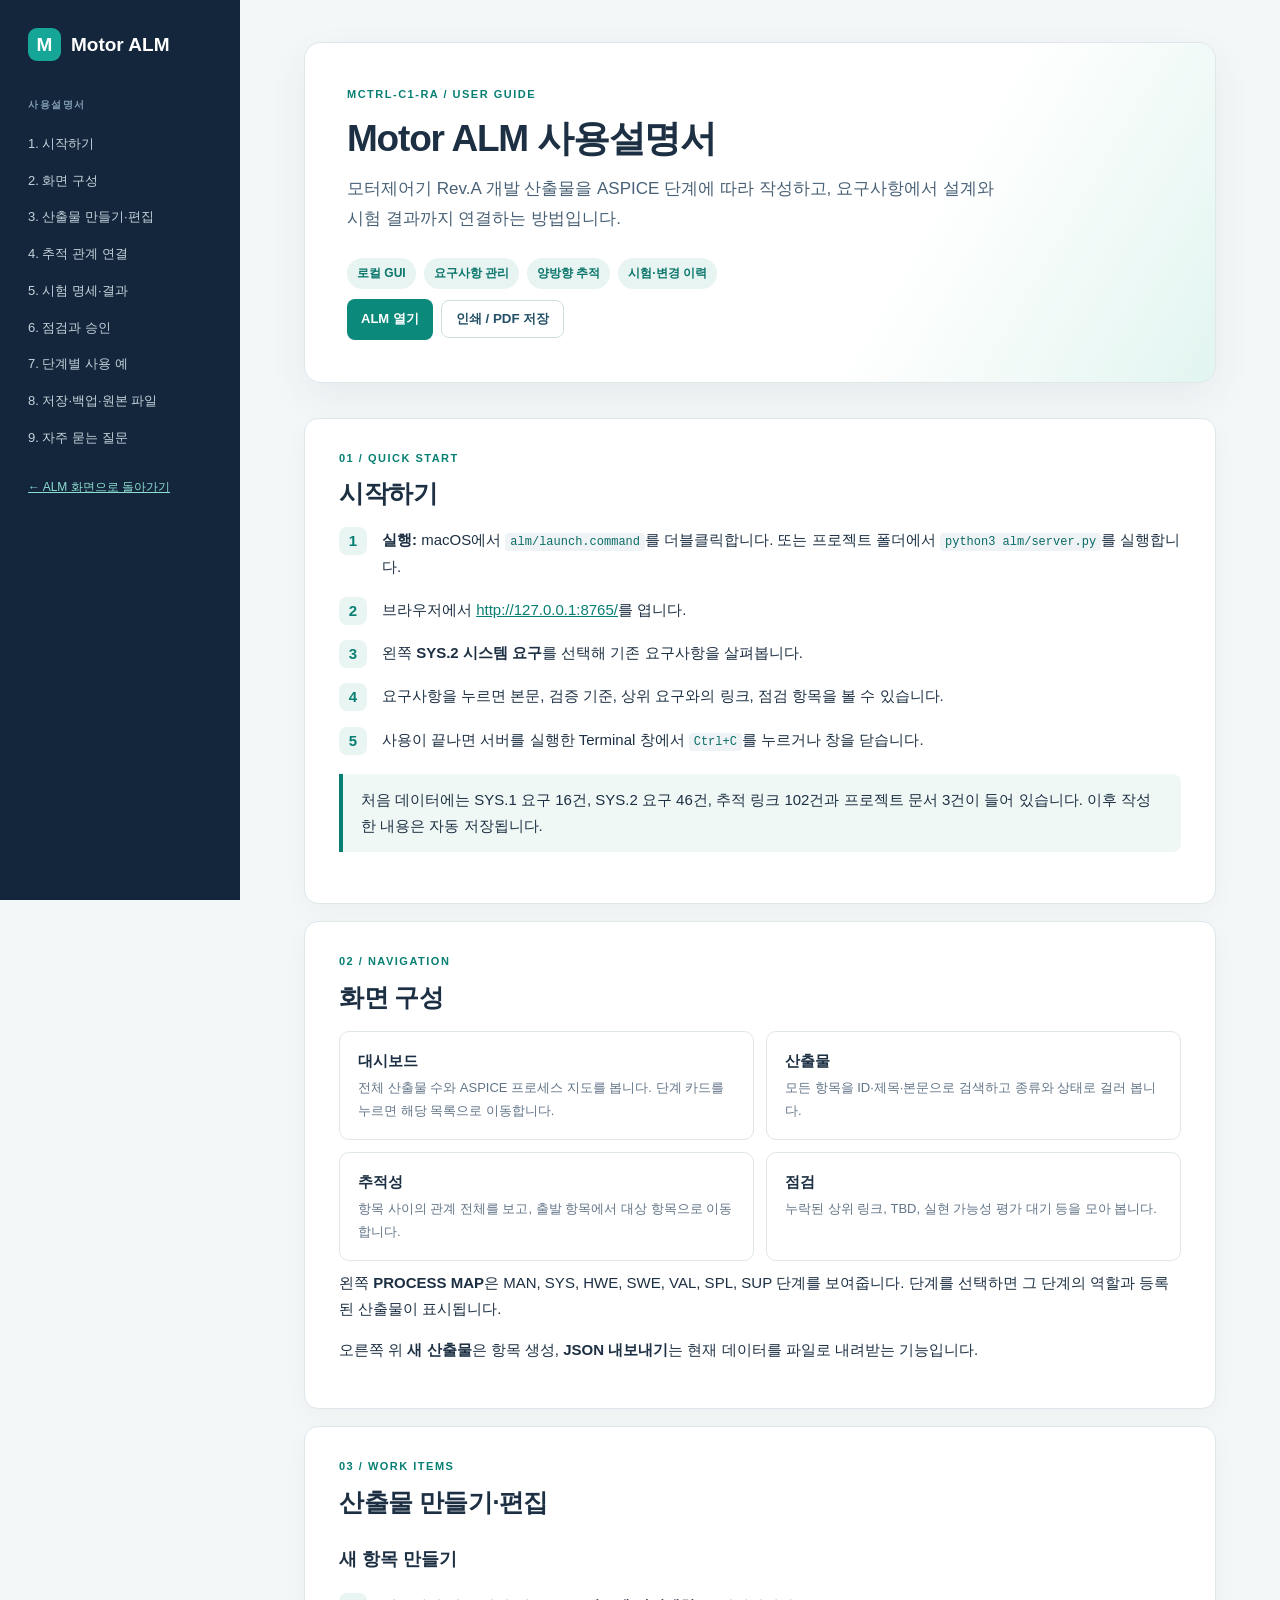
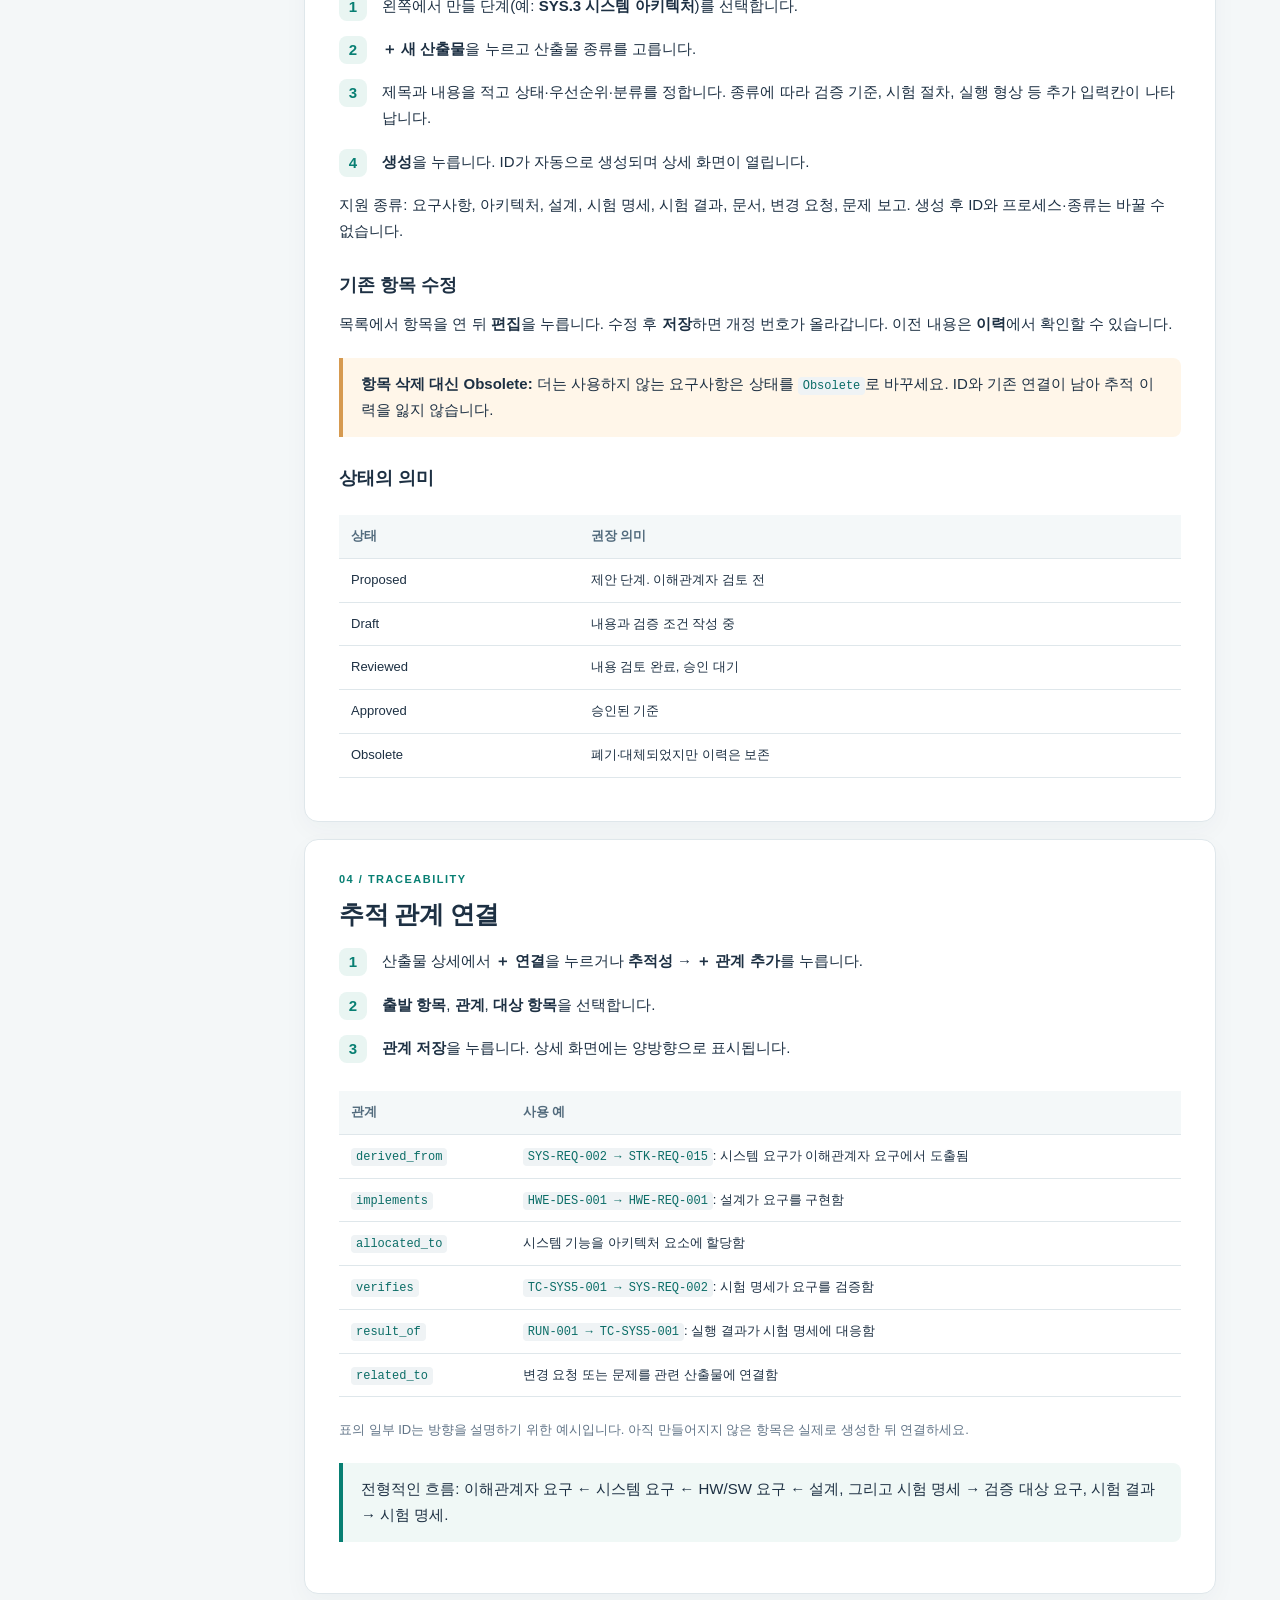
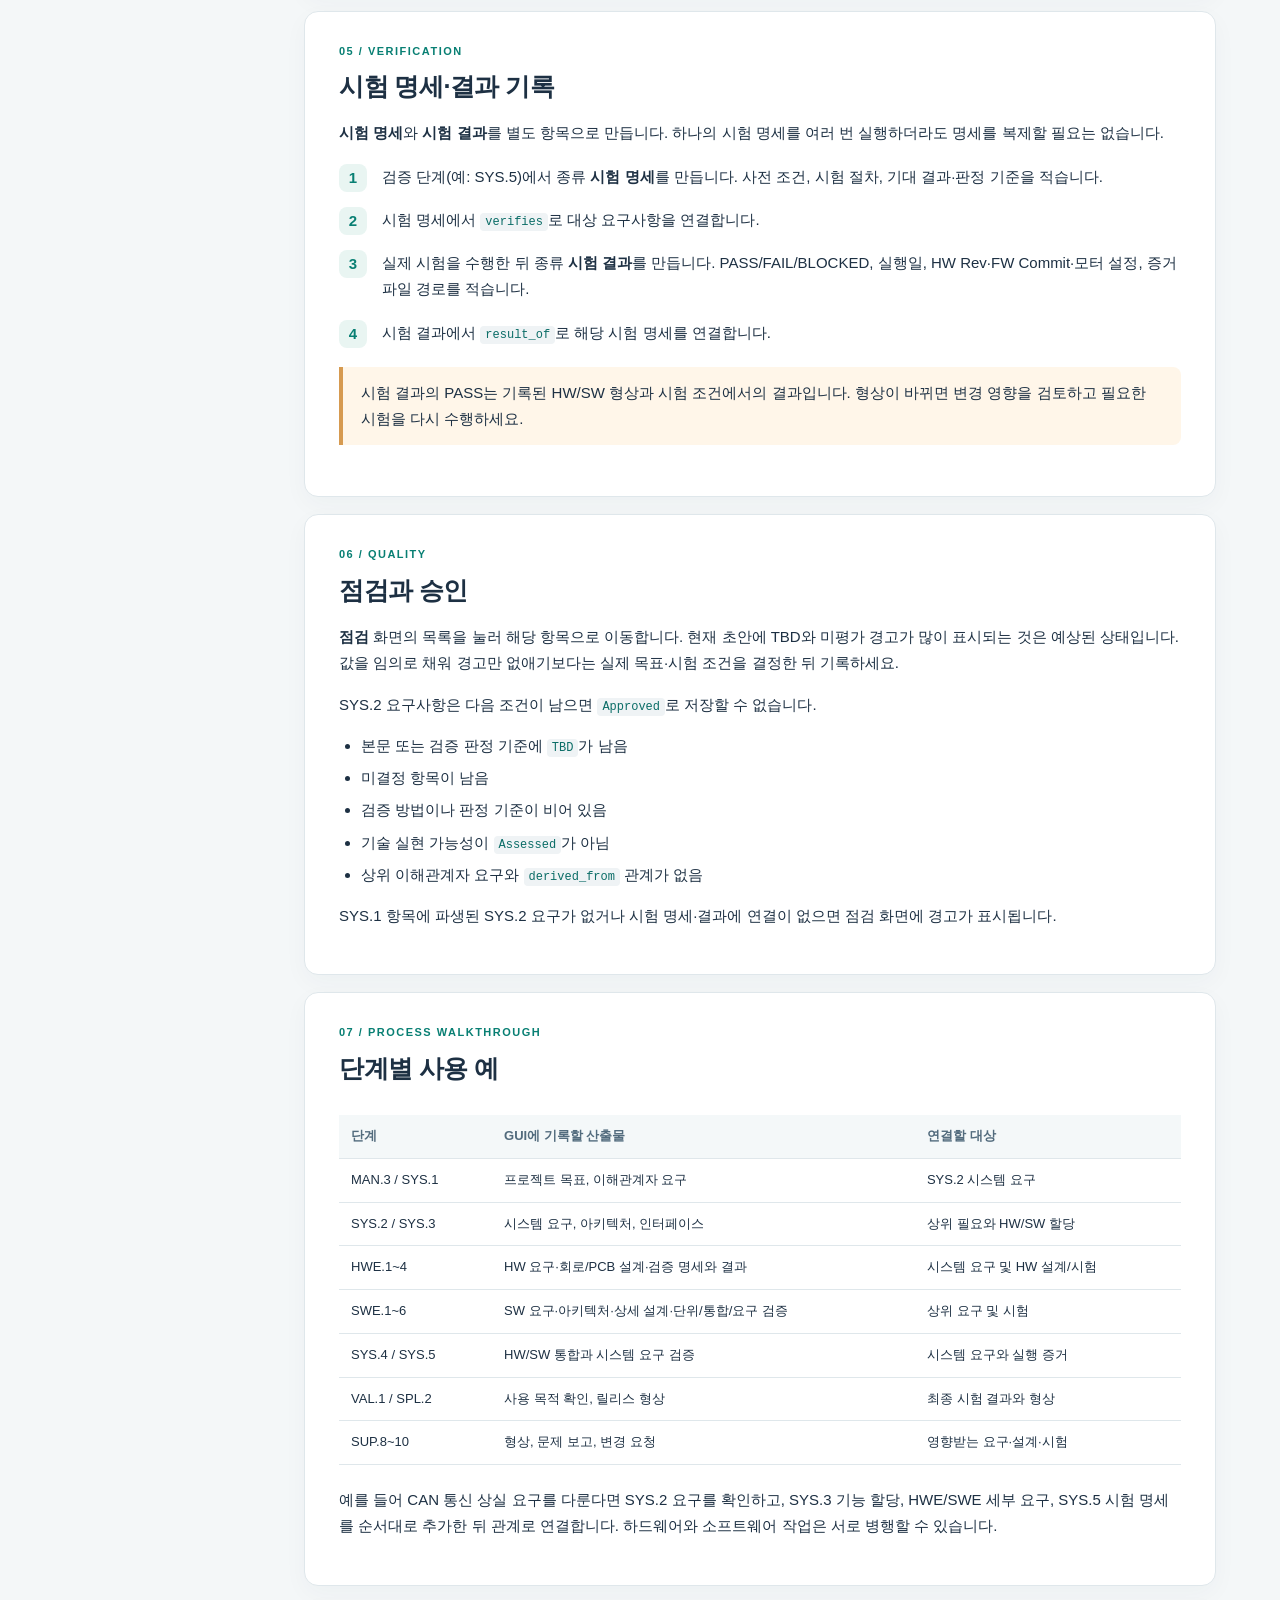
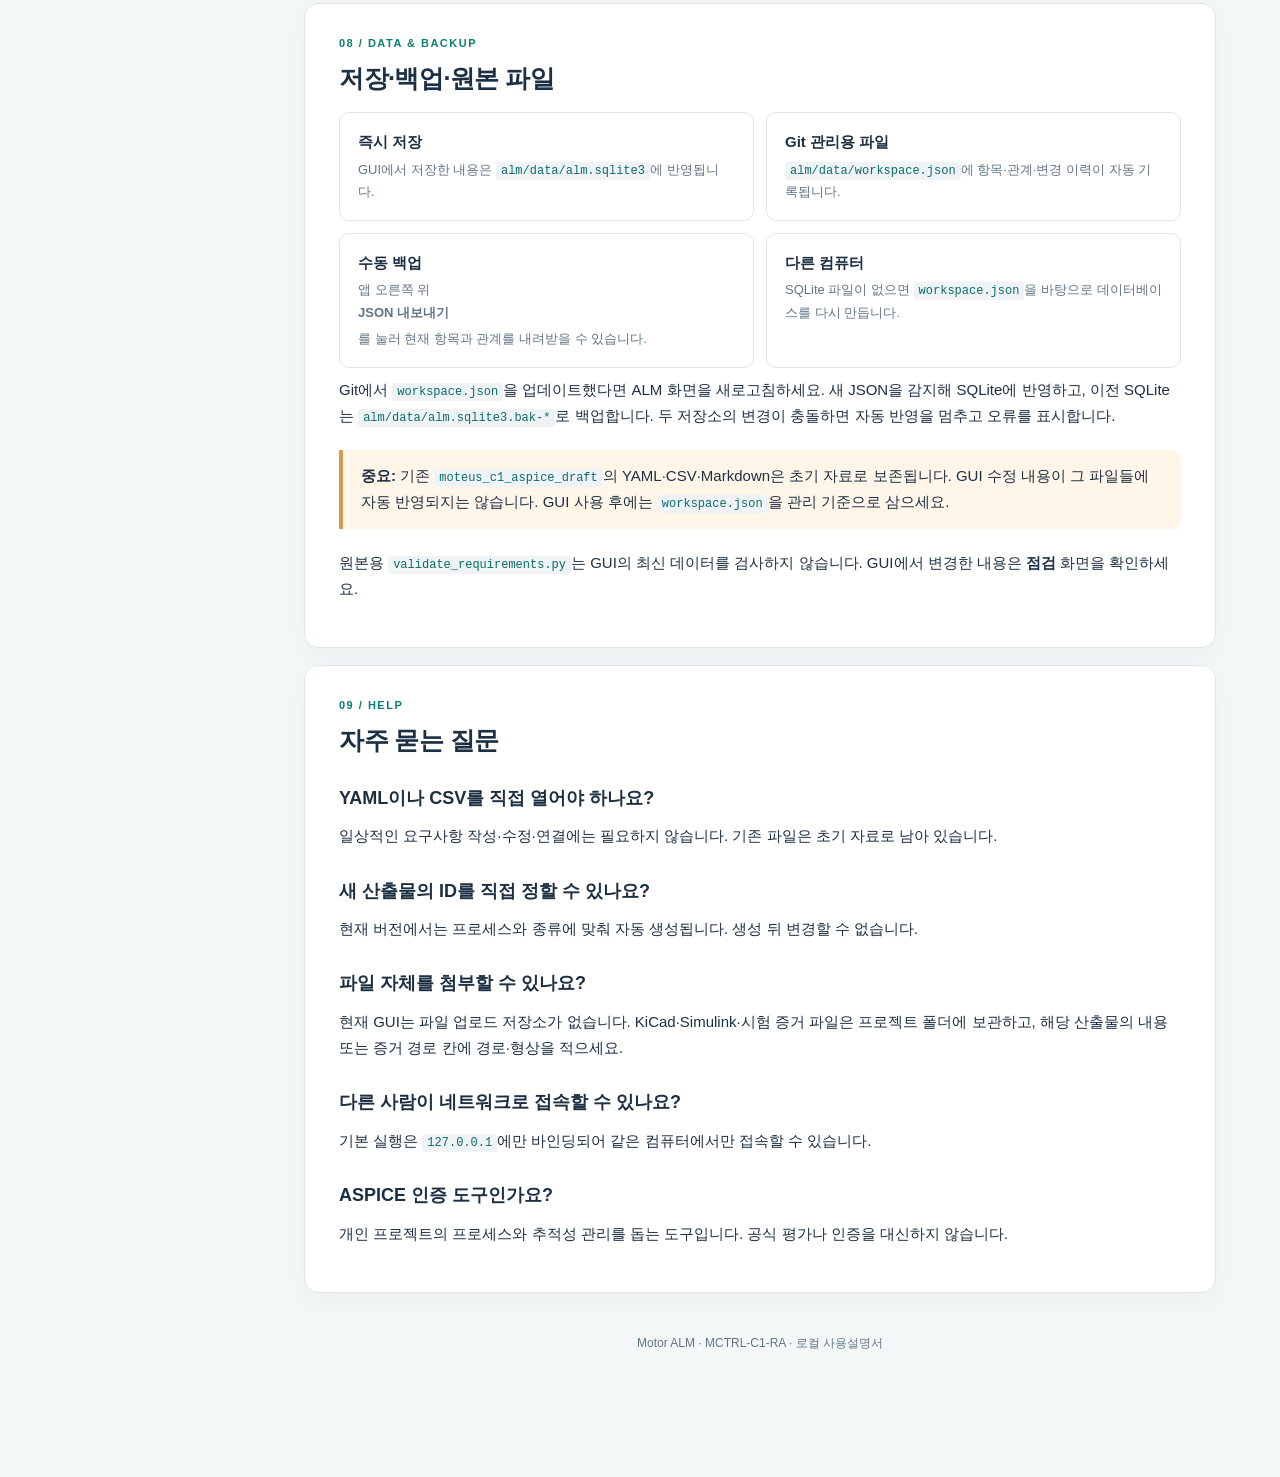
<file: alm/static/guide.html>
<!doctype html>
<html lang="ko">
<head>
  <meta charset="utf-8">
  <meta name="viewport" content="width=device-width, initial-scale=1">
  <title>Motor ALM 사용설명서</title>
  <style>
    :root{--navy:#14263b;--ink:#1d3043;--muted:#627588;--teal:#087f73;--line:#dfe7eb;--bg:#f4f7f8;--pale:#e9f5f2;--amber:#a96920}
    *{box-sizing:border-box}html{scroll-behavior:smooth}body{margin:0;background:var(--bg);color:var(--ink);font:15px/1.75 -apple-system,BlinkMacSystemFont,"Apple SD Gothic Neo","Malgun Gothic",sans-serif}
    a{color:var(--teal)}a:hover{text-decoration:none}.layout{display:grid;grid-template-columns:240px minmax(0,1fr);max-width:1450px;margin:auto;min-height:100vh}
    aside{background:var(--navy);color:#dbe7ed;padding:28px 18px;position:sticky;top:0;height:100vh;overflow:auto}.logo{display:flex;align-items:center;gap:10px;font-size:19px;font-weight:800;color:white;padding:0 10px 23px}.mark{display:grid;place-items:center;background:#16a697;border-radius:9px;width:33px;height:33px}.side-label{color:#819db1;font-size:10px;letter-spacing:1.5px;font-weight:800;padding:12px 10px}.side-nav a{display:block;color:#c4d3dc;text-decoration:none;padding:7px 10px;border-radius:7px;font-size:13px}.side-nav a:hover{background:#284059;color:white}.side-home{display:block;margin:20px 10px;color:#8cddd2!important;font-size:12px}.content{min-width:0;padding:42px clamp(20px,5vw,72px) 100px}.page{max-width:930px;margin:auto}.eyebrow{font-size:11px;color:var(--teal);font-weight:800;letter-spacing:1.5px}.cover{background:linear-gradient(120deg,#fff 65%,#e2f5f0);border:1px solid var(--line);border-radius:17px;padding:42px;margin-bottom:35px;box-shadow:0 15px 38px #1a3a5010}h1{font-size:37px;line-height:1.22;margin:12px 0 13px;letter-spacing:-1.2px}h2{font-size:25px;line-height:1.3;margin:0 0 18px;letter-spacing:-.5px}h3{font-size:18px;margin:26px 0 8px}p{margin:9px 0 15px}.lead{font-size:17px;color:#496176;max-width:650px}.chips{display:flex;gap:8px;flex-wrap:wrap;margin-top:24px}.chip{background:#e8f4f1;color:#0a756c;padding:5px 10px;border-radius:100px;font-size:12px;font-weight:700}.section{background:white;border:1px solid var(--line);border-radius:14px;padding:30px 34px;margin:17px 0;box-shadow:0 8px 25px #15384a09;scroll-margin-top:20px}.section-number{font-size:11px;letter-spacing:1.5px;font-weight:800;color:var(--teal);margin-bottom:9px}.steps{counter-reset:step;padding:0;list-style:none}.steps li{counter-increment:step;position:relative;margin:17px 0;padding-left:43px}.steps li:before{content:counter(step);position:absolute;left:0;top:0;border-radius:8px;background:var(--pale);color:var(--teal);width:28px;height:28px;text-align:center;line-height:28px;font-weight:800}.callout{border-left:4px solid var(--teal);background:#f0f8f6;padding:13px 18px;border-radius:0 8px 8px 0;margin:21px 0}.callout.warn{border-color:#d69a50;background:#fff6e9}.callout p{margin:0}.grid{display:grid;grid-template-columns:repeat(2,minmax(0,1fr));gap:12px}.mini{border:1px solid var(--line);border-radius:10px;padding:16px 18px}.mini strong{display:block;margin-bottom:3px}.mini p{font-size:13px;color:var(--muted);margin:0}.table-wrap{overflow:auto}table{border-collapse:collapse;width:100%;font-size:13px;margin:13px 0}th,td{text-align:left;padding:10px 12px;border-bottom:1px solid var(--line);vertical-align:top}th{background:#f4f8f9;color:#526b7d;white-space:nowrap}code{background:#eff3f5;border-radius:4px;padding:2px 5px;font:12px ui-monospace,SFMono-Regular,monospace;color:#0b6d67}pre{background:#15283b;color:#eaf6f4;padding:17px 20px;border-radius:9px;overflow:auto;line-height:1.55;font-size:12px}pre code{background:none;color:inherit;padding:0}ul{padding-left:22px}li{margin:6px 0}.quiet{color:var(--muted);font-size:13px}.footer{font-size:12px;color:var(--muted);padding:23px 5px;text-align:center}.print-link{display:inline-block;margin-top:10px;background:#0b897b;color:#fff;text-decoration:none;padding:9px 14px;border-radius:8px;font-size:13px;font-weight:700}.print-link:hover{background:#076c61}button.print{margin-left:8px;border:1px solid #cddfe0;background:white;color:#245067;padding:9px 14px;border-radius:8px;font-weight:700;cursor:pointer}@media(max-width:800px){.layout{display:block}aside{position:static;height:auto;padding:15px}.logo{padding-bottom:0}.side-label,.side-nav{display:none}.side-home{display:inline-block;margin:5px 10px}.content{padding:20px}.cover{padding:28px}.section{padding:23px}.grid{grid-template-columns:1fr}h1{font-size:30px}}@media print{body{background:white}.layout{display:block}aside,.print-link,.print{display:none!important}.content{padding:0}.page{max-width:none}.cover,.section{break-inside:avoid;box-shadow:none}.section{margin:16px 0}.cover{padding:20px}}
  </style>
</head>
<body>
<div class="layout">
  <aside>
    <div class="logo"><span class="mark">M</span> Motor ALM</div>
    <div class="side-label">사용설명서</div>
    <nav class="side-nav" aria-label="목차">
      <a href="#start">1. 시작하기</a><a href="#screen">2. 화면 구성</a><a href="#items">3. 산출물 만들기·편집</a>
      <a href="#trace">4. 추적 관계 연결</a><a href="#test">5. 시험 명세·결과</a><a href="#review">6. 점검과 승인</a>
      <a href="#process">7. 단계별 사용 예</a><a href="#data">8. 저장·백업·원본 파일</a><a href="#faq">9. 자주 묻는 질문</a>
    </nav>
    <a class="side-home" href="http://127.0.0.1:8765/">← ALM 화면으로 돌아가기</a>
  </aside>
  <main class="content"><div class="page">
    <header class="cover">
      <div class="eyebrow">MCTRL-C1-RA / USER GUIDE</div>
      <h1>Motor ALM 사용설명서</h1>
      <p class="lead">모터제어기 Rev.A 개발 산출물을 ASPICE 단계에 따라 작성하고, 요구사항에서 설계와 시험 결과까지 연결하는 방법입니다.</p>
      <div class="chips"><span class="chip">로컬 GUI</span><span class="chip">요구사항 관리</span><span class="chip">양방향 추적</span><span class="chip">시험·변경 이력</span></div>
      <a class="print-link" href="http://127.0.0.1:8765/">ALM 열기</a><button class="print" type="button" onclick="window.print()">인쇄 / PDF 저장</button>
    </header>

    <section class="section" id="start"><div class="section-number">01 / QUICK START</div><h2>시작하기</h2>
      <ol class="steps"><li><strong>실행:</strong> macOS에서 <code>alm/launch.command</code>를 더블클릭합니다. 또는 프로젝트 폴더에서 <code>python3 alm/server.py</code>를 실행합니다.</li><li>브라우저에서 <a href="http://127.0.0.1:8765/">http://127.0.0.1:8765/</a>를 엽니다.</li><li>왼쪽 <strong>SYS.2 시스템 요구</strong>를 선택해 기존 요구사항을 살펴봅니다.</li><li>요구사항을 누르면 본문, 검증 기준, 상위 요구와의 링크, 점검 항목을 볼 수 있습니다.</li><li>사용이 끝나면 서버를 실행한 Terminal 창에서 <code>Ctrl+C</code>를 누르거나 창을 닫습니다.</li></ol>
      <div class="callout"><p>처음 데이터에는 SYS.1 요구 16건, SYS.2 요구 46건, 추적 링크 102건과 프로젝트 문서 3건이 들어 있습니다. 이후 작성한 내용은 자동 저장됩니다.</p></div>
    </section>

    <section class="section" id="screen"><div class="section-number">02 / NAVIGATION</div><h2>화면 구성</h2>
      <div class="grid"><div class="mini"><strong>대시보드</strong><p>전체 산출물 수와 ASPICE 프로세스 지도를 봅니다. 단계 카드를 누르면 해당 목록으로 이동합니다.</p></div><div class="mini"><strong>산출물</strong><p>모든 항목을 ID·제목·본문으로 검색하고 종류와 상태로 걸러 봅니다.</p></div><div class="mini"><strong>추적성</strong><p>항목 사이의 관계 전체를 보고, 출발 항목에서 대상 항목으로 이동합니다.</p></div><div class="mini"><strong>점검</strong><p>누락된 상위 링크, TBD, 실현 가능성 평가 대기 등을 모아 봅니다.</p></div></div>
      <p>왼쪽 <strong>PROCESS MAP</strong>은 MAN, SYS, HWE, SWE, VAL, SPL, SUP 단계를 보여줍니다. 단계를 선택하면 그 단계의 역할과 등록된 산출물이 표시됩니다.</p>
      <p>오른쪽 위 <strong>새 산출물</strong>은 항목 생성, <strong>JSON 내보내기</strong>는 현재 데이터를 파일로 내려받는 기능입니다.</p>
    </section>

    <section class="section" id="items"><div class="section-number">03 / WORK ITEMS</div><h2>산출물 만들기·편집</h2>
      <h3>새 항목 만들기</h3><ol class="steps"><li>왼쪽에서 만들 단계(예: <strong>SYS.3 시스템 아키텍처</strong>)를 선택합니다.</li><li><strong>＋ 새 산출물</strong>을 누르고 산출물 종류를 고릅니다.</li><li>제목과 내용을 적고 상태·우선순위·분류를 정합니다. 종류에 따라 검증 기준, 시험 절차, 실행 형상 등 추가 입력칸이 나타납니다.</li><li><strong>생성</strong>을 누릅니다. ID가 자동으로 생성되며 상세 화면이 열립니다.</li></ol>
      <p>지원 종류: 요구사항, 아키텍처, 설계, 시험 명세, 시험 결과, 문서, 변경 요청, 문제 보고. 생성 후 ID와 프로세스·종류는 바꿀 수 없습니다.</p>
      <h3>기존 항목 수정</h3><p>목록에서 항목을 연 뒤 <strong>편집</strong>을 누릅니다. 수정 후 <strong>저장</strong>하면 개정 번호가 올라갑니다. 이전 내용은 <strong>이력</strong>에서 확인할 수 있습니다.</p>
      <div class="callout warn"><p><strong>항목 삭제 대신 Obsolete:</strong> 더는 사용하지 않는 요구사항은 상태를 <code>Obsolete</code>로 바꾸세요. ID와 기존 연결이 남아 추적 이력을 잃지 않습니다.</p></div>
      <h3>상태의 의미</h3><div class="table-wrap"><table><thead><tr><th>상태</th><th>권장 의미</th></tr></thead><tbody><tr><td>Proposed</td><td>제안 단계. 이해관계자 검토 전</td></tr><tr><td>Draft</td><td>내용과 검증 조건 작성 중</td></tr><tr><td>Reviewed</td><td>내용 검토 완료, 승인 대기</td></tr><tr><td>Approved</td><td>승인된 기준</td></tr><tr><td>Obsolete</td><td>폐기·대체되었지만 이력은 보존</td></tr></tbody></table></div>
    </section>

    <section class="section" id="trace"><div class="section-number">04 / TRACEABILITY</div><h2>추적 관계 연결</h2>
      <ol class="steps"><li>산출물 상세에서 <strong>＋ 연결</strong>을 누르거나 <strong>추적성 → ＋ 관계 추가</strong>를 누릅니다.</li><li><strong>출발 항목</strong>, <strong>관계</strong>, <strong>대상 항목</strong>을 선택합니다.</li><li><strong>관계 저장</strong>을 누릅니다. 상세 화면에는 양방향으로 표시됩니다.</li></ol>
      <div class="table-wrap"><table><thead><tr><th>관계</th><th>사용 예</th></tr></thead><tbody><tr><td><code>derived_from</code></td><td><code>SYS-REQ-002 → STK-REQ-015</code>: 시스템 요구가 이해관계자 요구에서 도출됨</td></tr><tr><td><code>implements</code></td><td><code>HWE-DES-001 → HWE-REQ-001</code>: 설계가 요구를 구현함</td></tr><tr><td><code>allocated_to</code></td><td>시스템 기능을 아키텍처 요소에 할당함</td></tr><tr><td><code>verifies</code></td><td><code>TC-SYS5-001 → SYS-REQ-002</code>: 시험 명세가 요구를 검증함</td></tr><tr><td><code>result_of</code></td><td><code>RUN-001 → TC-SYS5-001</code>: 실행 결과가 시험 명세에 대응함</td></tr><tr><td><code>related_to</code></td><td>변경 요청 또는 문제를 관련 산출물에 연결함</td></tr></tbody></table></div>
      <p class="quiet">표의 일부 ID는 방향을 설명하기 위한 예시입니다. 아직 만들어지지 않은 항목은 실제로 생성한 뒤 연결하세요.</p>
      <div class="callout"><p>전형적인 흐름: 이해관계자 요구 ← 시스템 요구 ← HW/SW 요구 ← 설계, 그리고 시험 명세 → 검증 대상 요구, 시험 결과 → 시험 명세.</p></div>
    </section>

    <section class="section" id="test"><div class="section-number">05 / VERIFICATION</div><h2>시험 명세·결과 기록</h2>
      <p><strong>시험 명세</strong>와 <strong>시험 결과</strong>를 별도 항목으로 만듭니다. 하나의 시험 명세를 여러 번 실행하더라도 명세를 복제할 필요는 없습니다.</p>
      <ol class="steps"><li>검증 단계(예: SYS.5)에서 종류 <strong>시험 명세</strong>를 만듭니다. 사전 조건, 시험 절차, 기대 결과·판정 기준을 적습니다.</li><li>시험 명세에서 <code>verifies</code>로 대상 요구사항을 연결합니다.</li><li>실제 시험을 수행한 뒤 종류 <strong>시험 결과</strong>를 만듭니다. PASS/FAIL/BLOCKED, 실행일, HW Rev·FW Commit·모터 설정, 증거 파일 경로를 적습니다.</li><li>시험 결과에서 <code>result_of</code>로 해당 시험 명세를 연결합니다.</li></ol>
      <div class="callout warn"><p>시험 결과의 PASS는 기록된 HW/SW 형상과 시험 조건에서의 결과입니다. 형상이 바뀌면 변경 영향을 검토하고 필요한 시험을 다시 수행하세요.</p></div>
    </section>

    <section class="section" id="review"><div class="section-number">06 / QUALITY</div><h2>점검과 승인</h2>
      <p><strong>점검</strong> 화면의 목록을 눌러 해당 항목으로 이동합니다. 현재 초안에 TBD와 미평가 경고가 많이 표시되는 것은 예상된 상태입니다. 값을 임의로 채워 경고만 없애기보다는 실제 목표·시험 조건을 결정한 뒤 기록하세요.</p>
      <p>SYS.2 요구사항은 다음 조건이 남으면 <code>Approved</code>로 저장할 수 없습니다.</p>
      <ul><li>본문 또는 검증 판정 기준에 <code>TBD</code>가 남음</li><li>미결정 항목이 남음</li><li>검증 방법이나 판정 기준이 비어 있음</li><li>기술 실현 가능성이 <code>Assessed</code>가 아님</li><li>상위 이해관계자 요구와 <code>derived_from</code> 관계가 없음</li></ul>
      <p>SYS.1 항목에 파생된 SYS.2 요구가 없거나 시험 명세·결과에 연결이 없으면 점검 화면에 경고가 표시됩니다.</p>
    </section>

    <section class="section" id="process"><div class="section-number">07 / PROCESS WALKTHROUGH</div><h2>단계별 사용 예</h2>
      <div class="table-wrap"><table><thead><tr><th>단계</th><th>GUI에 기록할 산출물</th><th>연결할 대상</th></tr></thead><tbody><tr><td>MAN.3 / SYS.1</td><td>프로젝트 목표, 이해관계자 요구</td><td>SYS.2 시스템 요구</td></tr><tr><td>SYS.2 / SYS.3</td><td>시스템 요구, 아키텍처, 인터페이스</td><td>상위 필요와 HW/SW 할당</td></tr><tr><td>HWE.1~4</td><td>HW 요구·회로/PCB 설계·검증 명세와 결과</td><td>시스템 요구 및 HW 설계/시험</td></tr><tr><td>SWE.1~6</td><td>SW 요구·아키텍처·상세 설계·단위/통합/요구 검증</td><td>상위 요구 및 시험</td></tr><tr><td>SYS.4 / SYS.5</td><td>HW/SW 통합과 시스템 요구 검증</td><td>시스템 요구와 실행 증거</td></tr><tr><td>VAL.1 / SPL.2</td><td>사용 목적 확인, 릴리스 형상</td><td>최종 시험 결과와 형상</td></tr><tr><td>SUP.8~10</td><td>형상, 문제 보고, 변경 요청</td><td>영향받는 요구·설계·시험</td></tr></tbody></table></div>
      <p>예를 들어 CAN 통신 상실 요구를 다룬다면 SYS.2 요구를 확인하고, SYS.3 기능 할당, HWE/SWE 세부 요구, SYS.5 시험 명세를 순서대로 추가한 뒤 관계로 연결합니다. 하드웨어와 소프트웨어 작업은 서로 병행할 수 있습니다.</p>
    </section>

    <section class="section" id="data"><div class="section-number">08 / DATA & BACKUP</div><h2>저장·백업·원본 파일</h2>
      <div class="grid"><div class="mini"><strong>즉시 저장</strong><p>GUI에서 저장한 내용은 <code>alm/data/alm.sqlite3</code>에 반영됩니다.</p></div><div class="mini"><strong>Git 관리용 파일</strong><p><code>alm/data/workspace.json</code>에 항목·관계·변경 이력이 자동 기록됩니다.</p></div><div class="mini"><strong>수동 백업</strong><p>앱 오른쪽 위 <strong>JSON 내보내기</strong>를 눌러 현재 항목과 관계를 내려받을 수 있습니다.</p></div><div class="mini"><strong>다른 컴퓨터</strong><p>SQLite 파일이 없으면 <code>workspace.json</code>을 바탕으로 데이터베이스를 다시 만듭니다.</p></div></div>
      <p>Git에서 <code>workspace.json</code>을 업데이트했다면 ALM 화면을 새로고침하세요. 새 JSON을 감지해 SQLite에 반영하고, 이전 SQLite는 <code>alm/data/alm.sqlite3.bak-*</code>로 백업합니다. 두 저장소의 변경이 충돌하면 자동 반영을 멈추고 오류를 표시합니다.</p>
      <div class="callout warn"><p><strong>중요:</strong> 기존 <code>moteus_c1_aspice_draft</code>의 YAML·CSV·Markdown은 초기 자료로 보존됩니다. GUI 수정 내용이 그 파일들에 자동 반영되지는 않습니다. GUI 사용 후에는 <code>workspace.json</code>을 관리 기준으로 삼으세요.</p></div>
      <p>원본용 <code>validate_requirements.py</code>는 GUI의 최신 데이터를 검사하지 않습니다. GUI에서 변경한 내용은 <strong>점검</strong> 화면을 확인하세요.</p>
    </section>

    <section class="section" id="faq"><div class="section-number">09 / HELP</div><h2>자주 묻는 질문</h2>
      <h3>YAML이나 CSV를 직접 열어야 하나요?</h3><p>일상적인 요구사항 작성·수정·연결에는 필요하지 않습니다. 기존 파일은 초기 자료로 남아 있습니다.</p>
      <h3>새 산출물의 ID를 직접 정할 수 있나요?</h3><p>현재 버전에서는 프로세스와 종류에 맞춰 자동 생성됩니다. 생성 뒤 변경할 수 없습니다.</p>
      <h3>파일 자체를 첨부할 수 있나요?</h3><p>현재 GUI는 파일 업로드 저장소가 없습니다. KiCad·Simulink·시험 증거 파일은 프로젝트 폴더에 보관하고, 해당 산출물의 내용 또는 증거 경로 칸에 경로·형상을 적으세요.</p>
      <h3>다른 사람이 네트워크로 접속할 수 있나요?</h3><p>기본 실행은 <code>127.0.0.1</code>에만 바인딩되어 같은 컴퓨터에서만 접속할 수 있습니다.</p>
      <h3>ASPICE 인증 도구인가요?</h3><p>개인 프로젝트의 프로세스와 추적성 관리를 돕는 도구입니다. 공식 평가나 인증을 대신하지 않습니다.</p>
    </section>
    <footer class="footer">Motor ALM · MCTRL-C1-RA · 로컬 사용설명서</footer>
  </div></main>
</div>
</body>
</html>
</file>
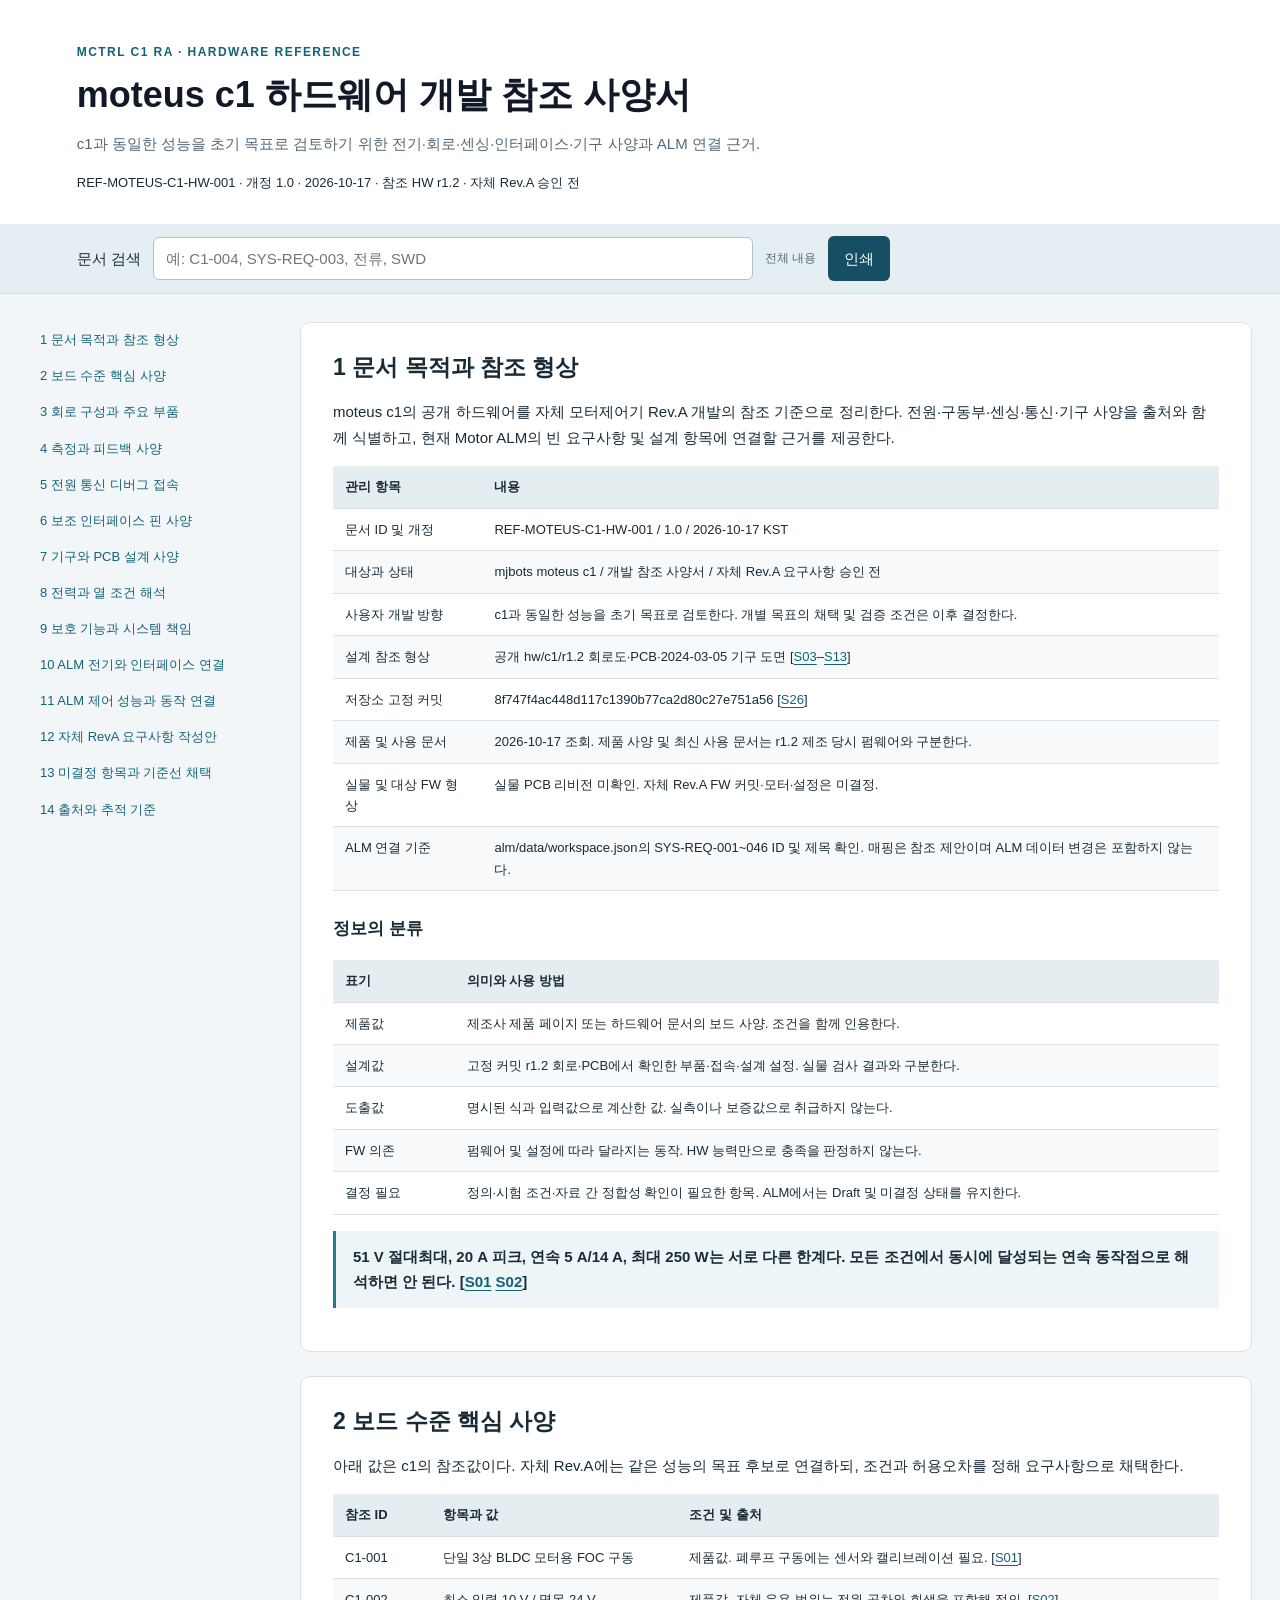
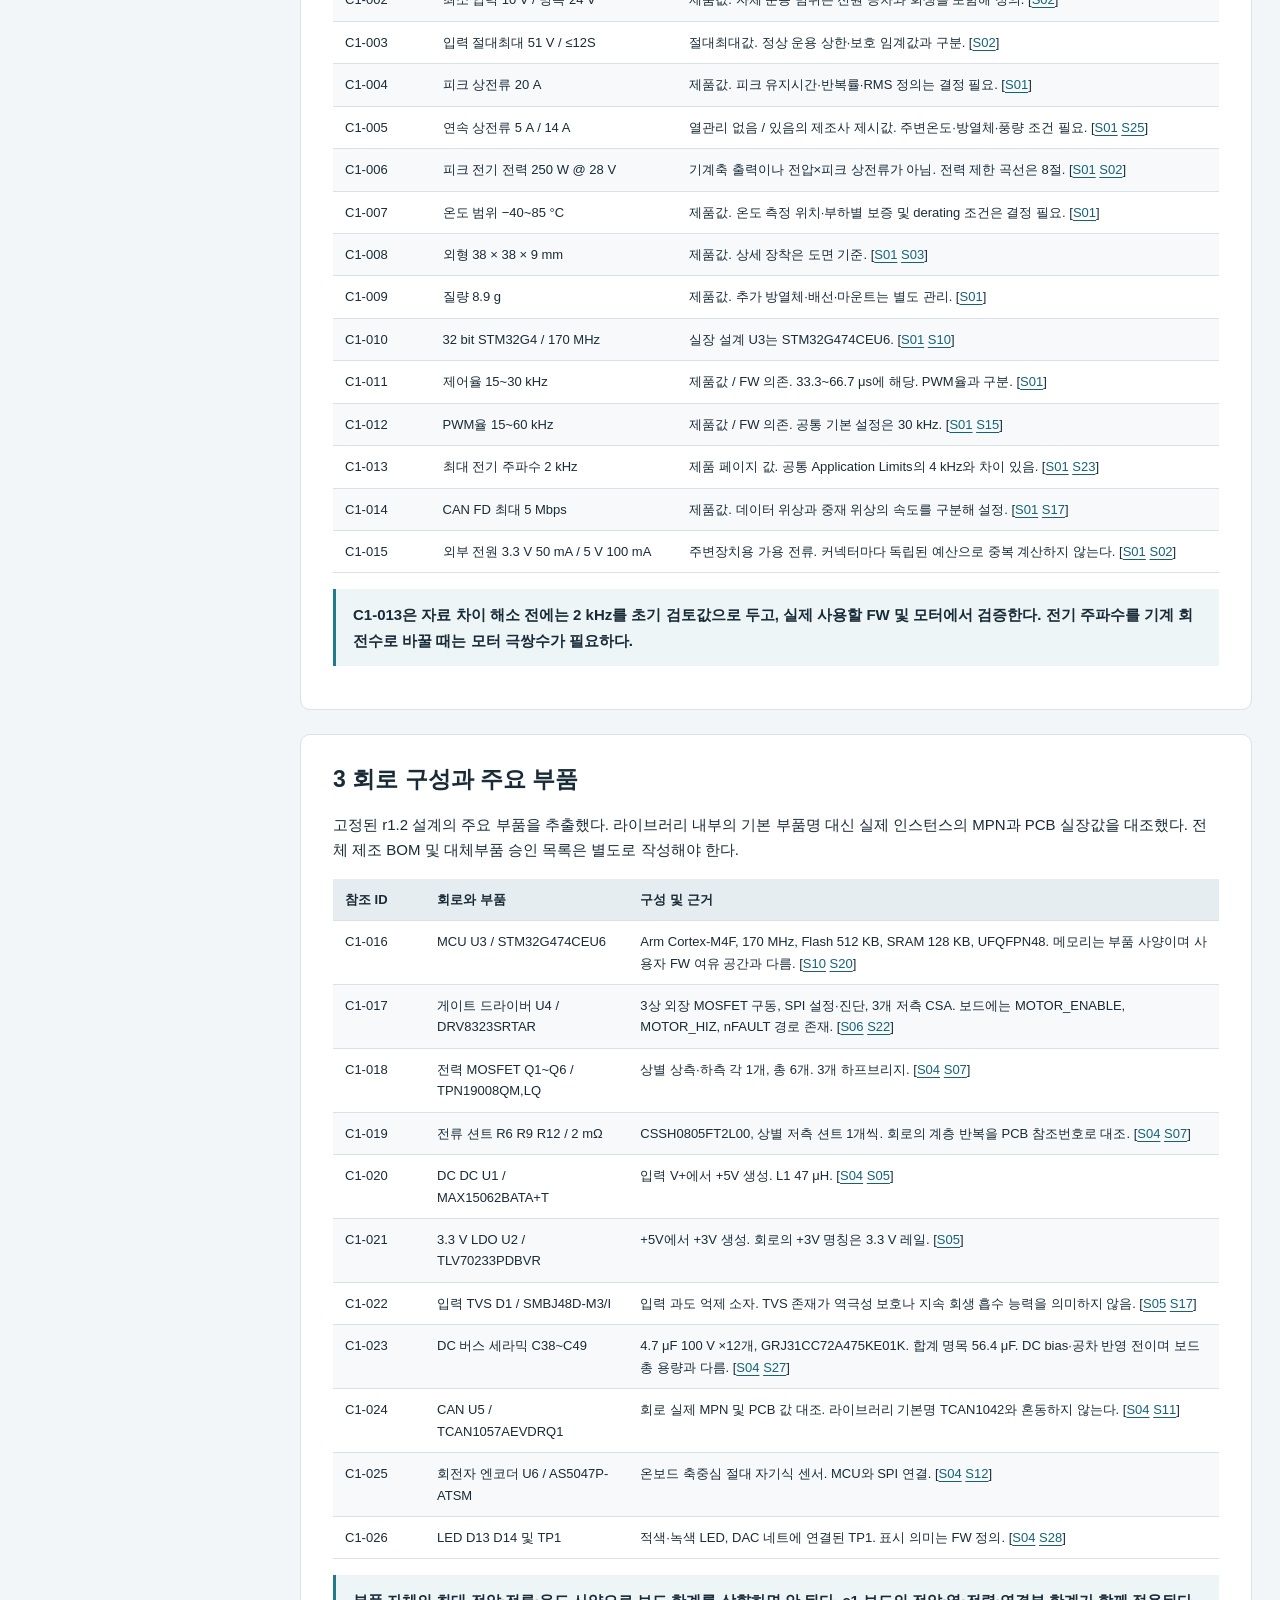
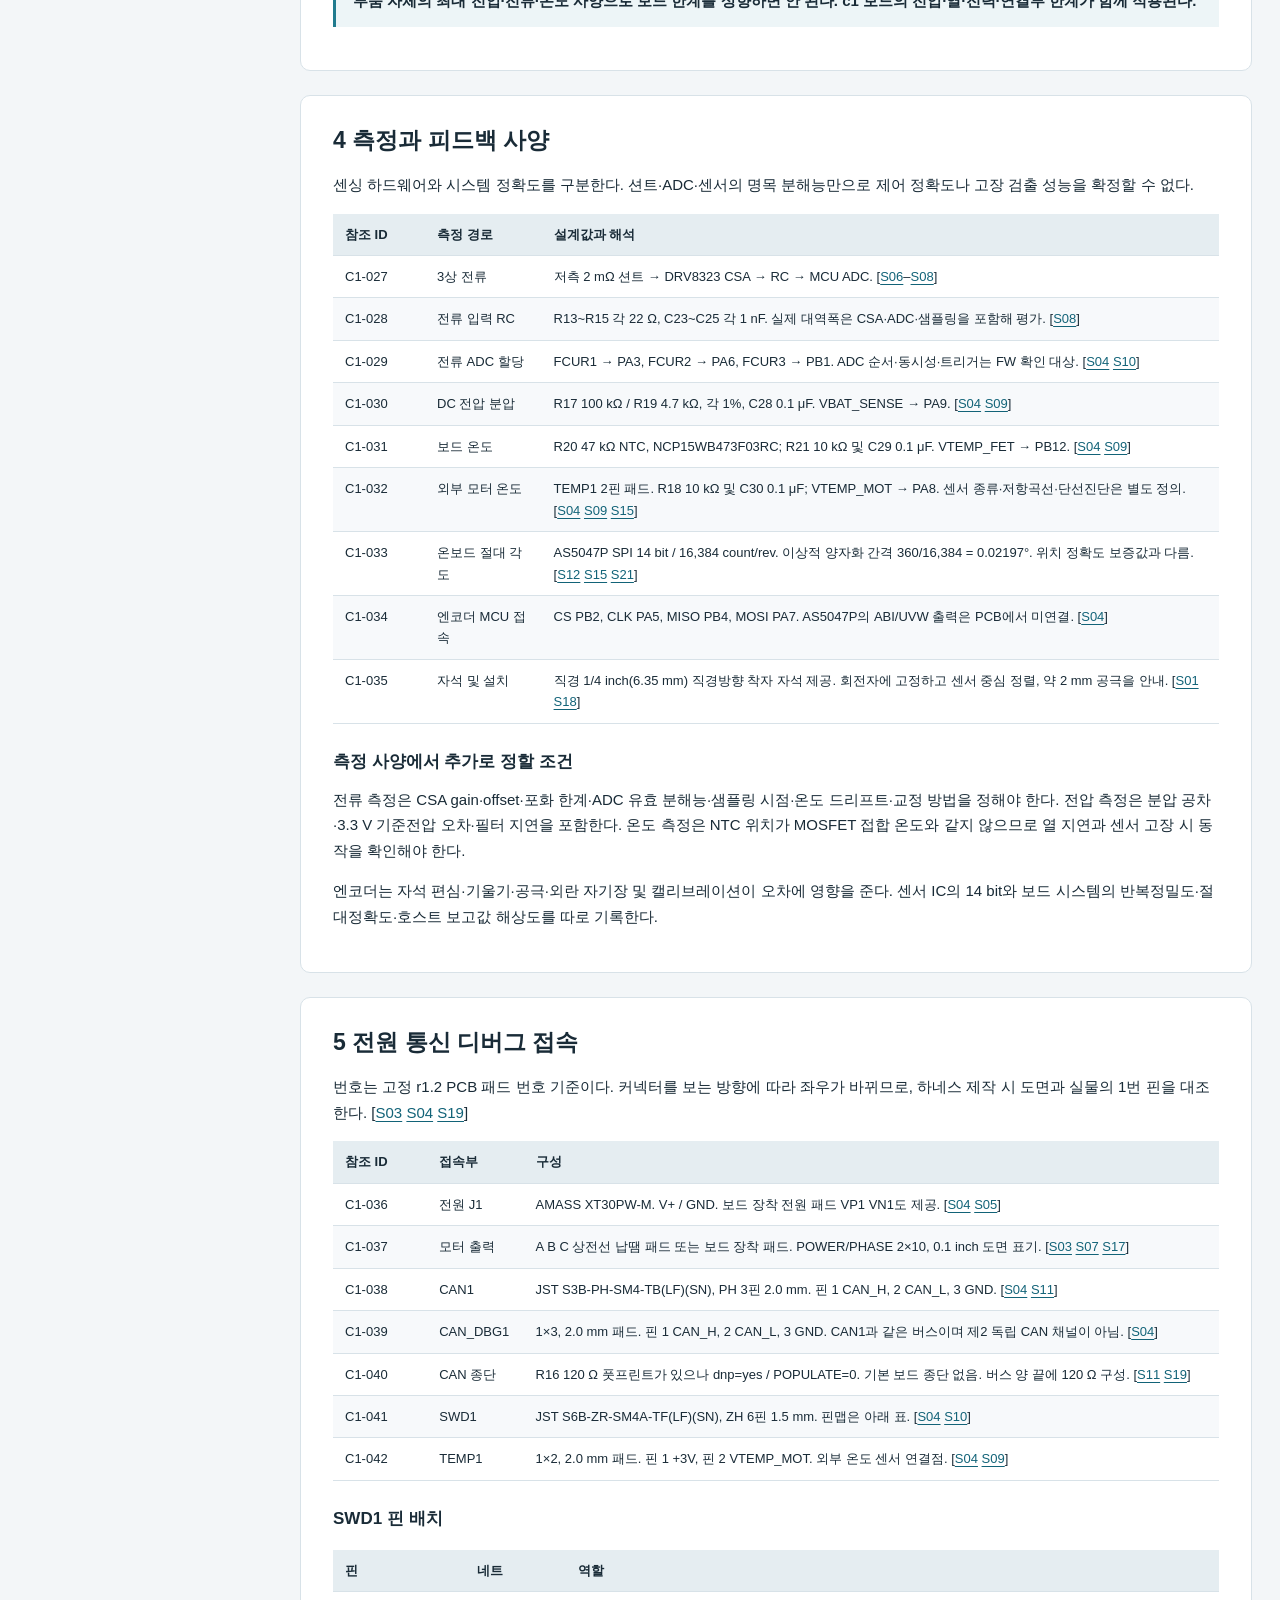
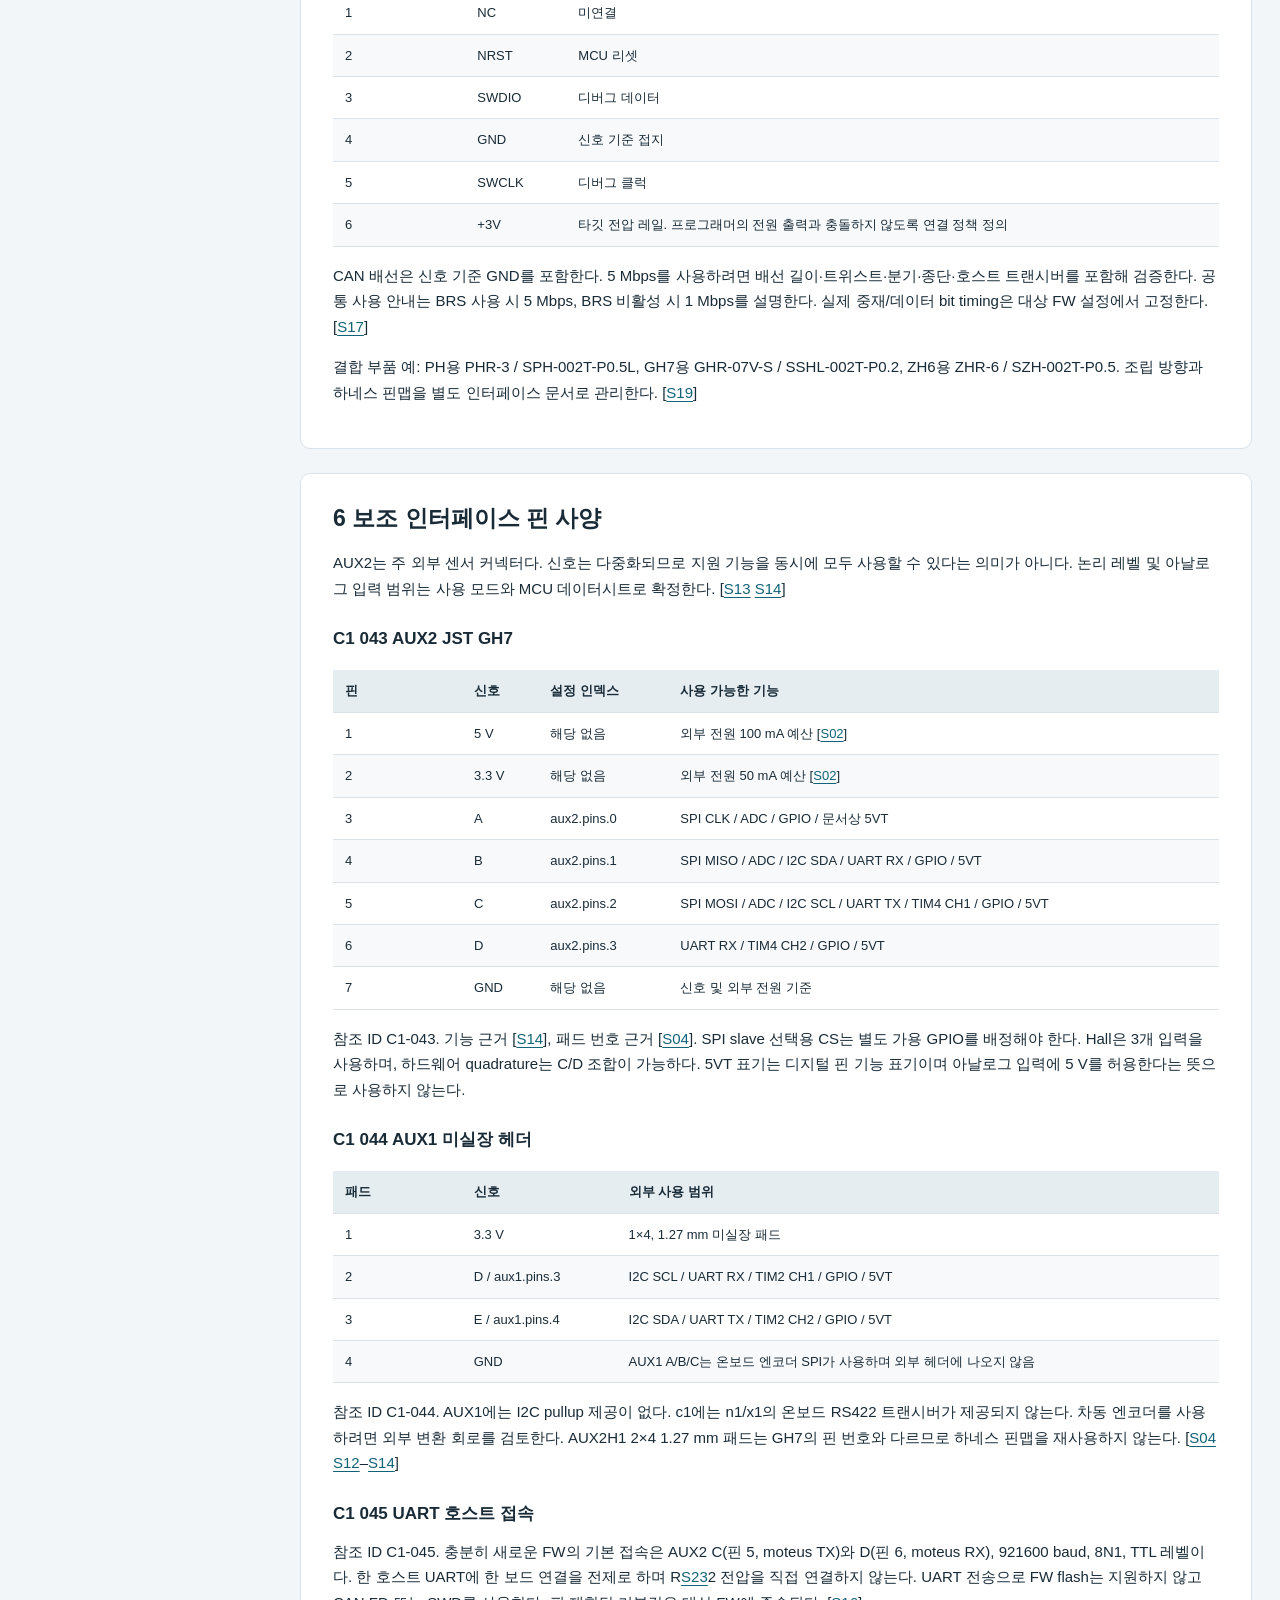
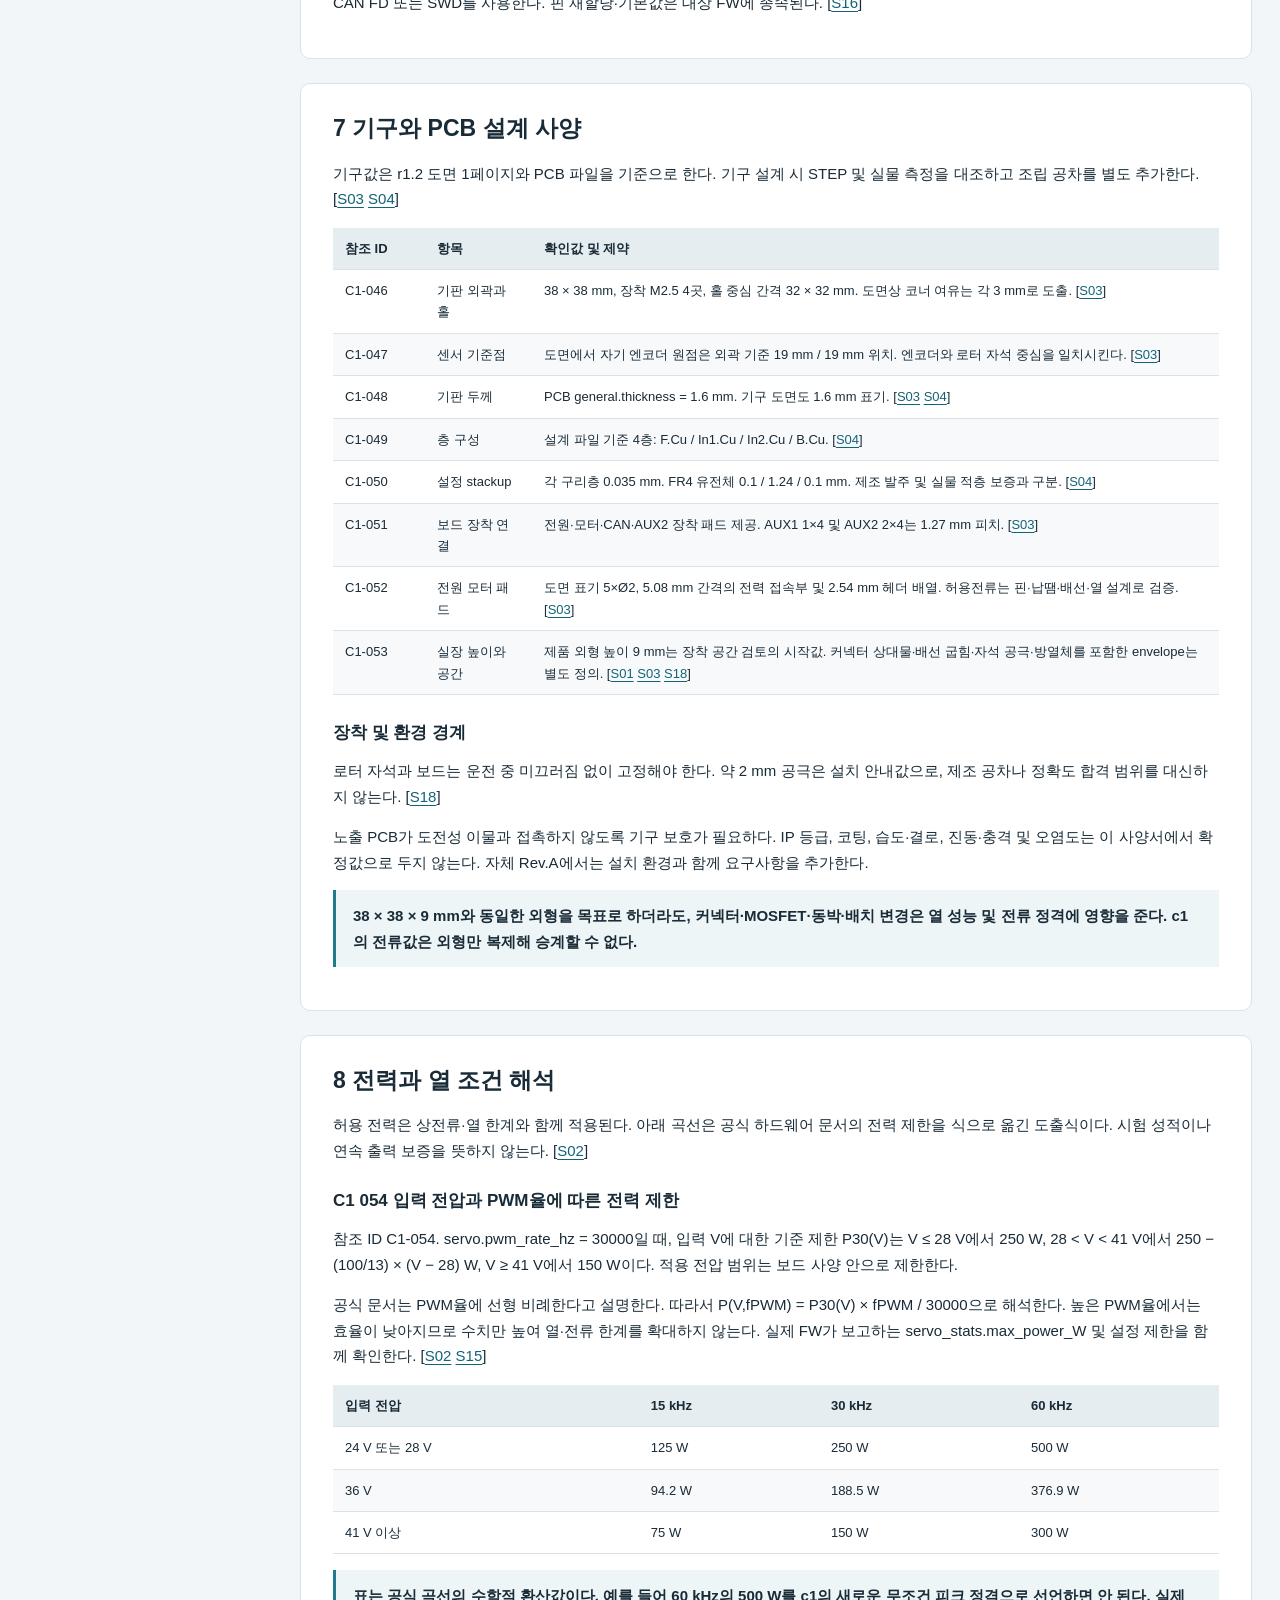
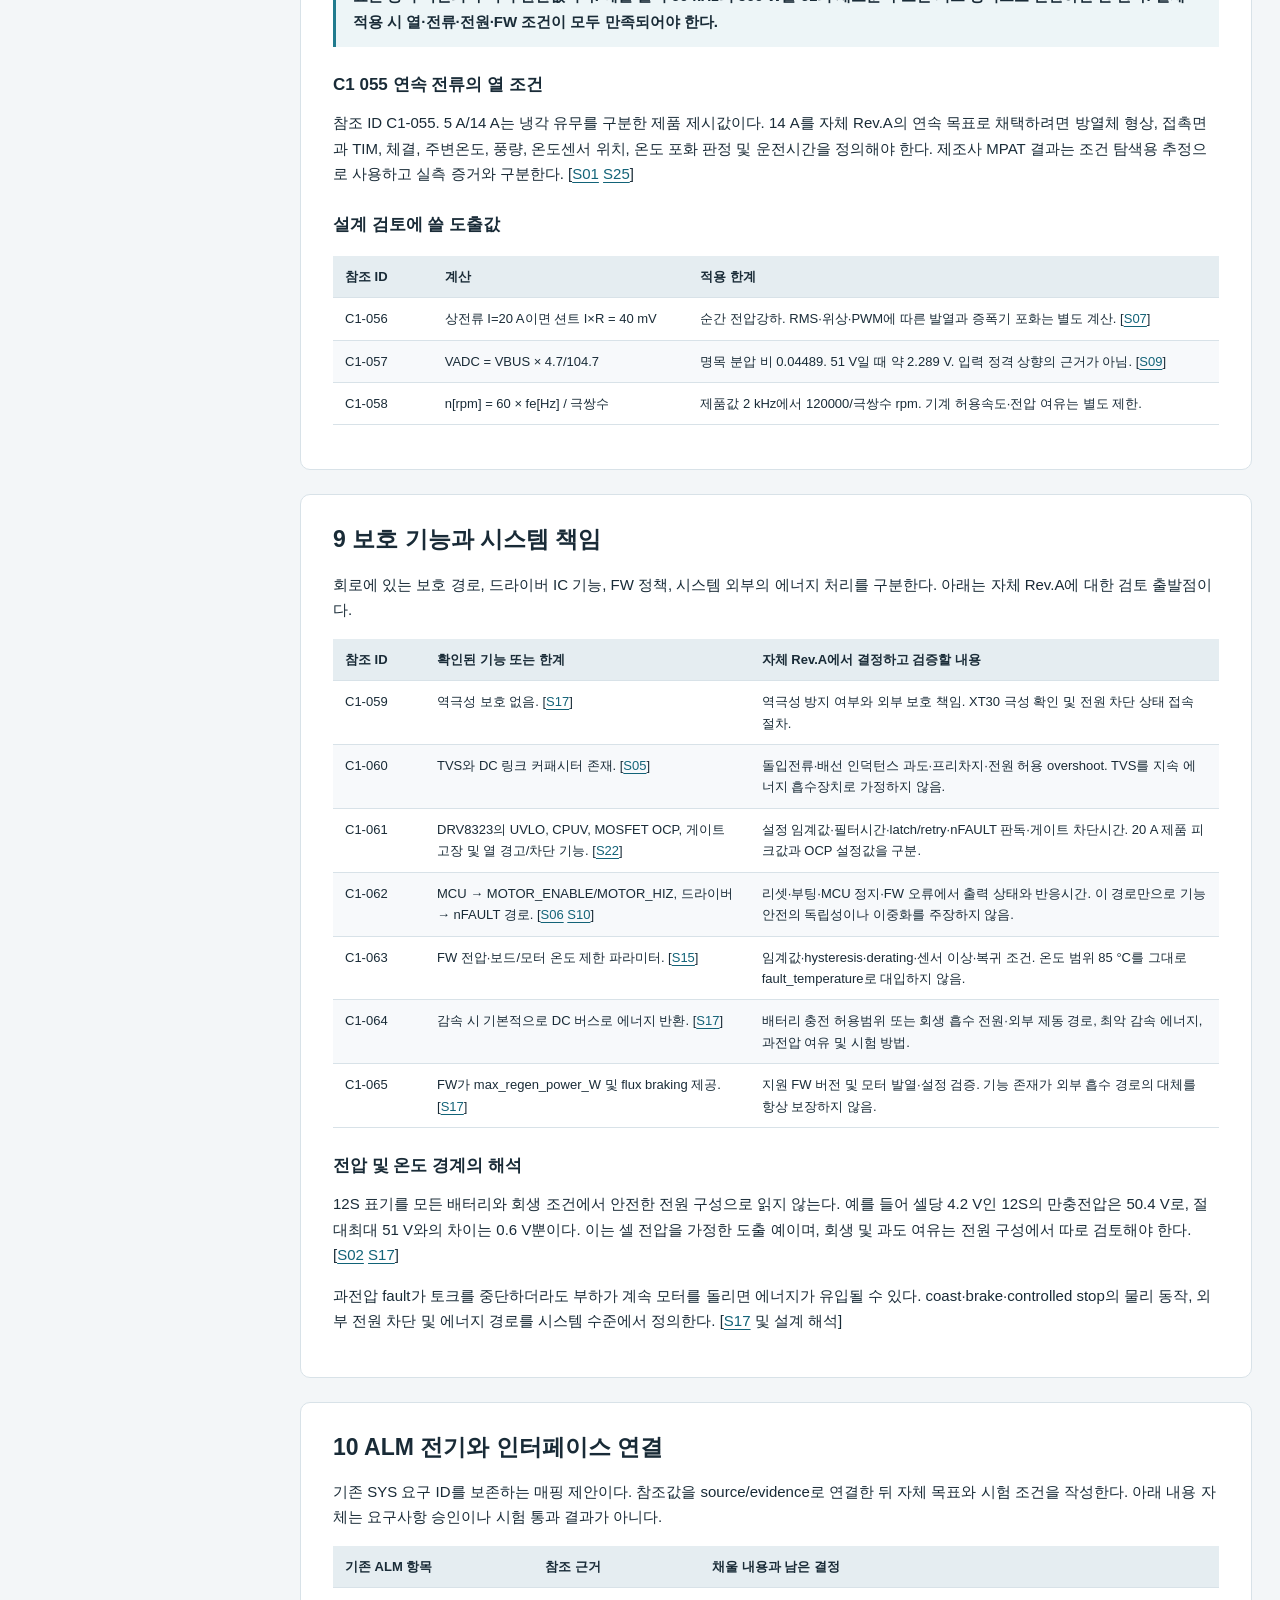
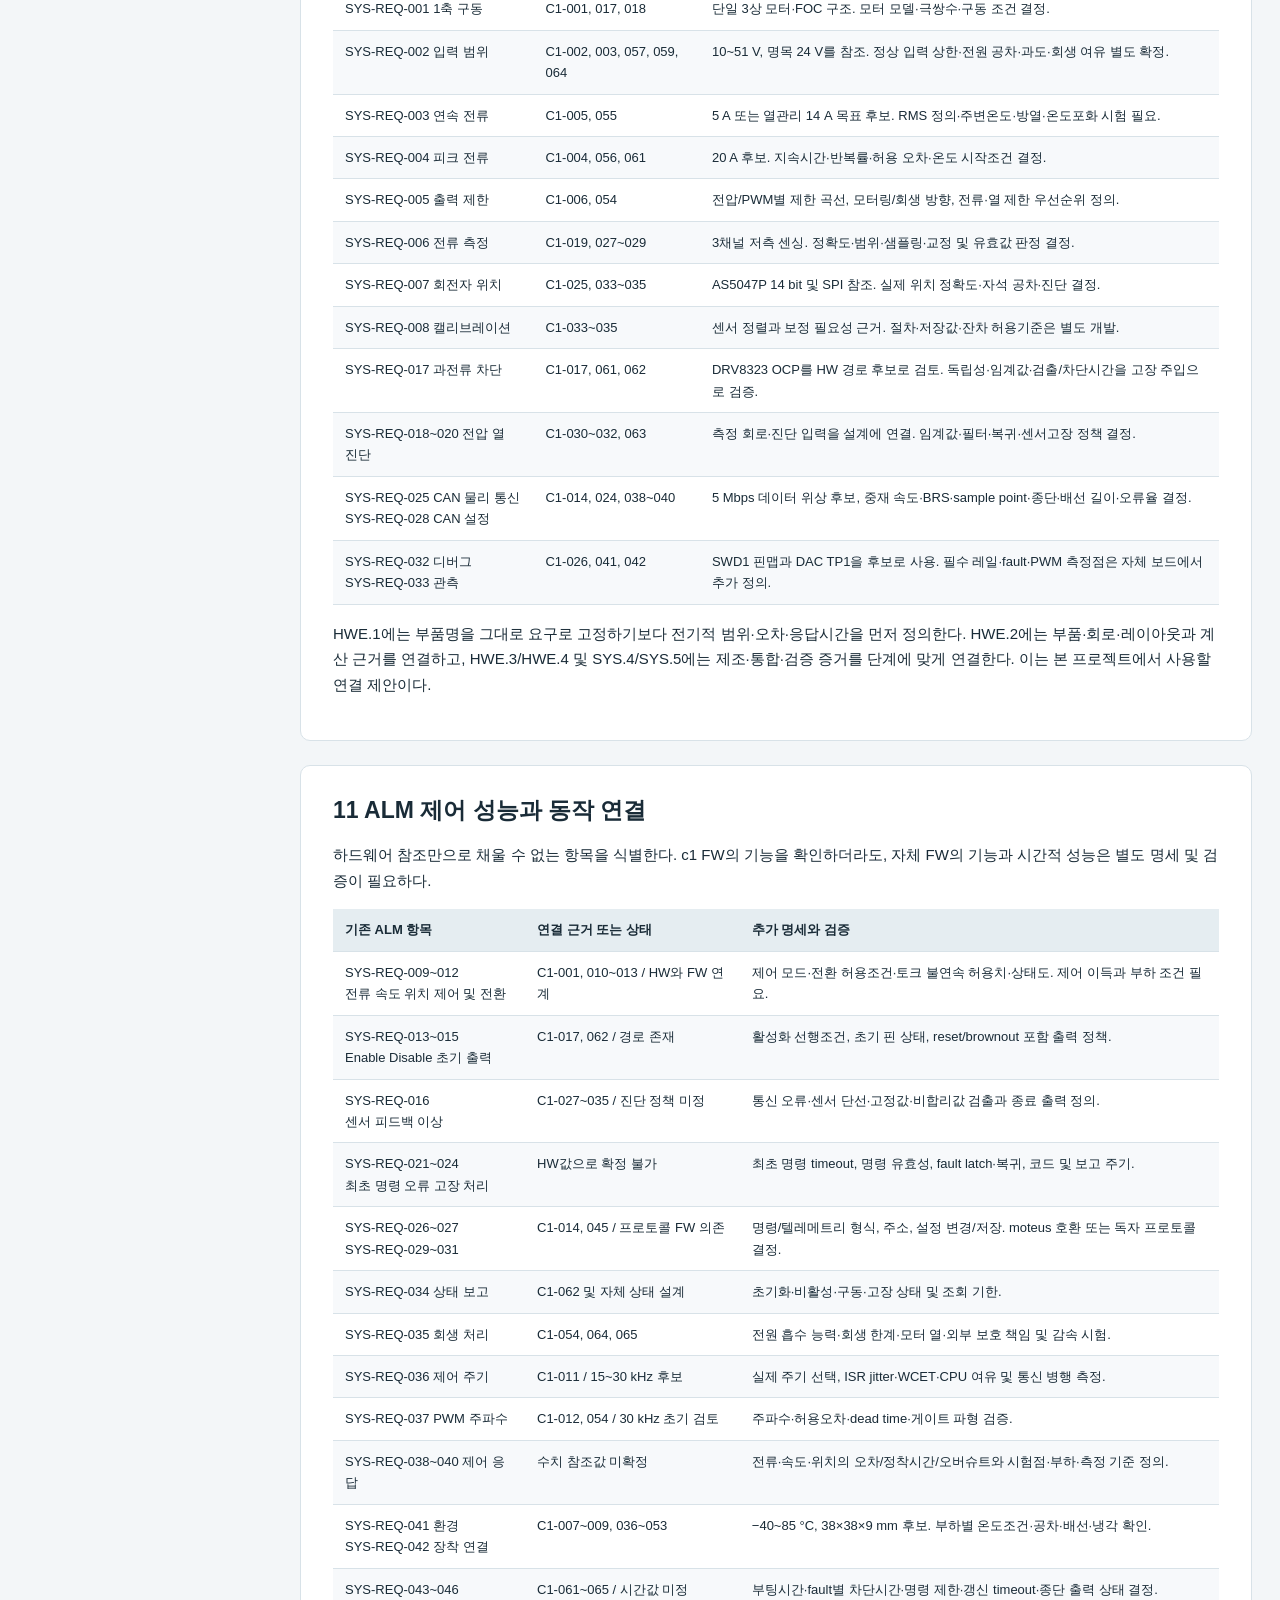
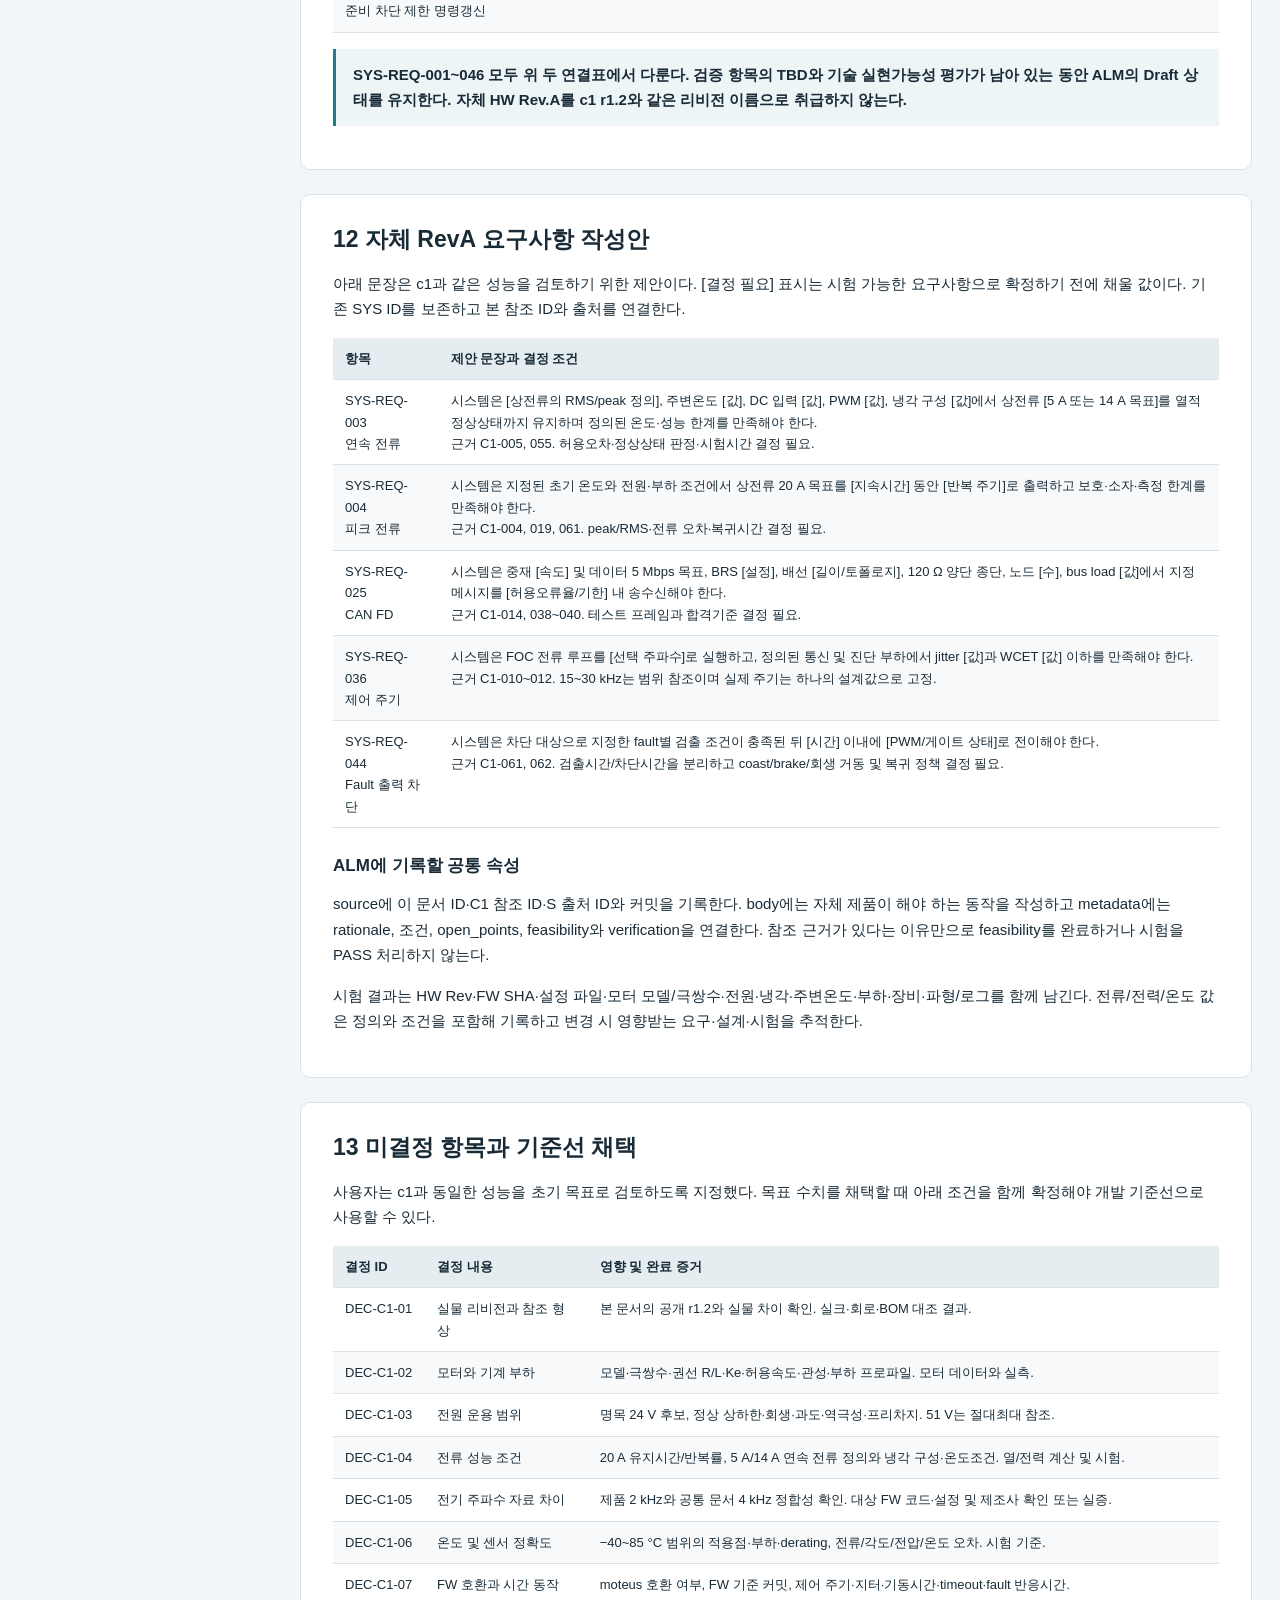
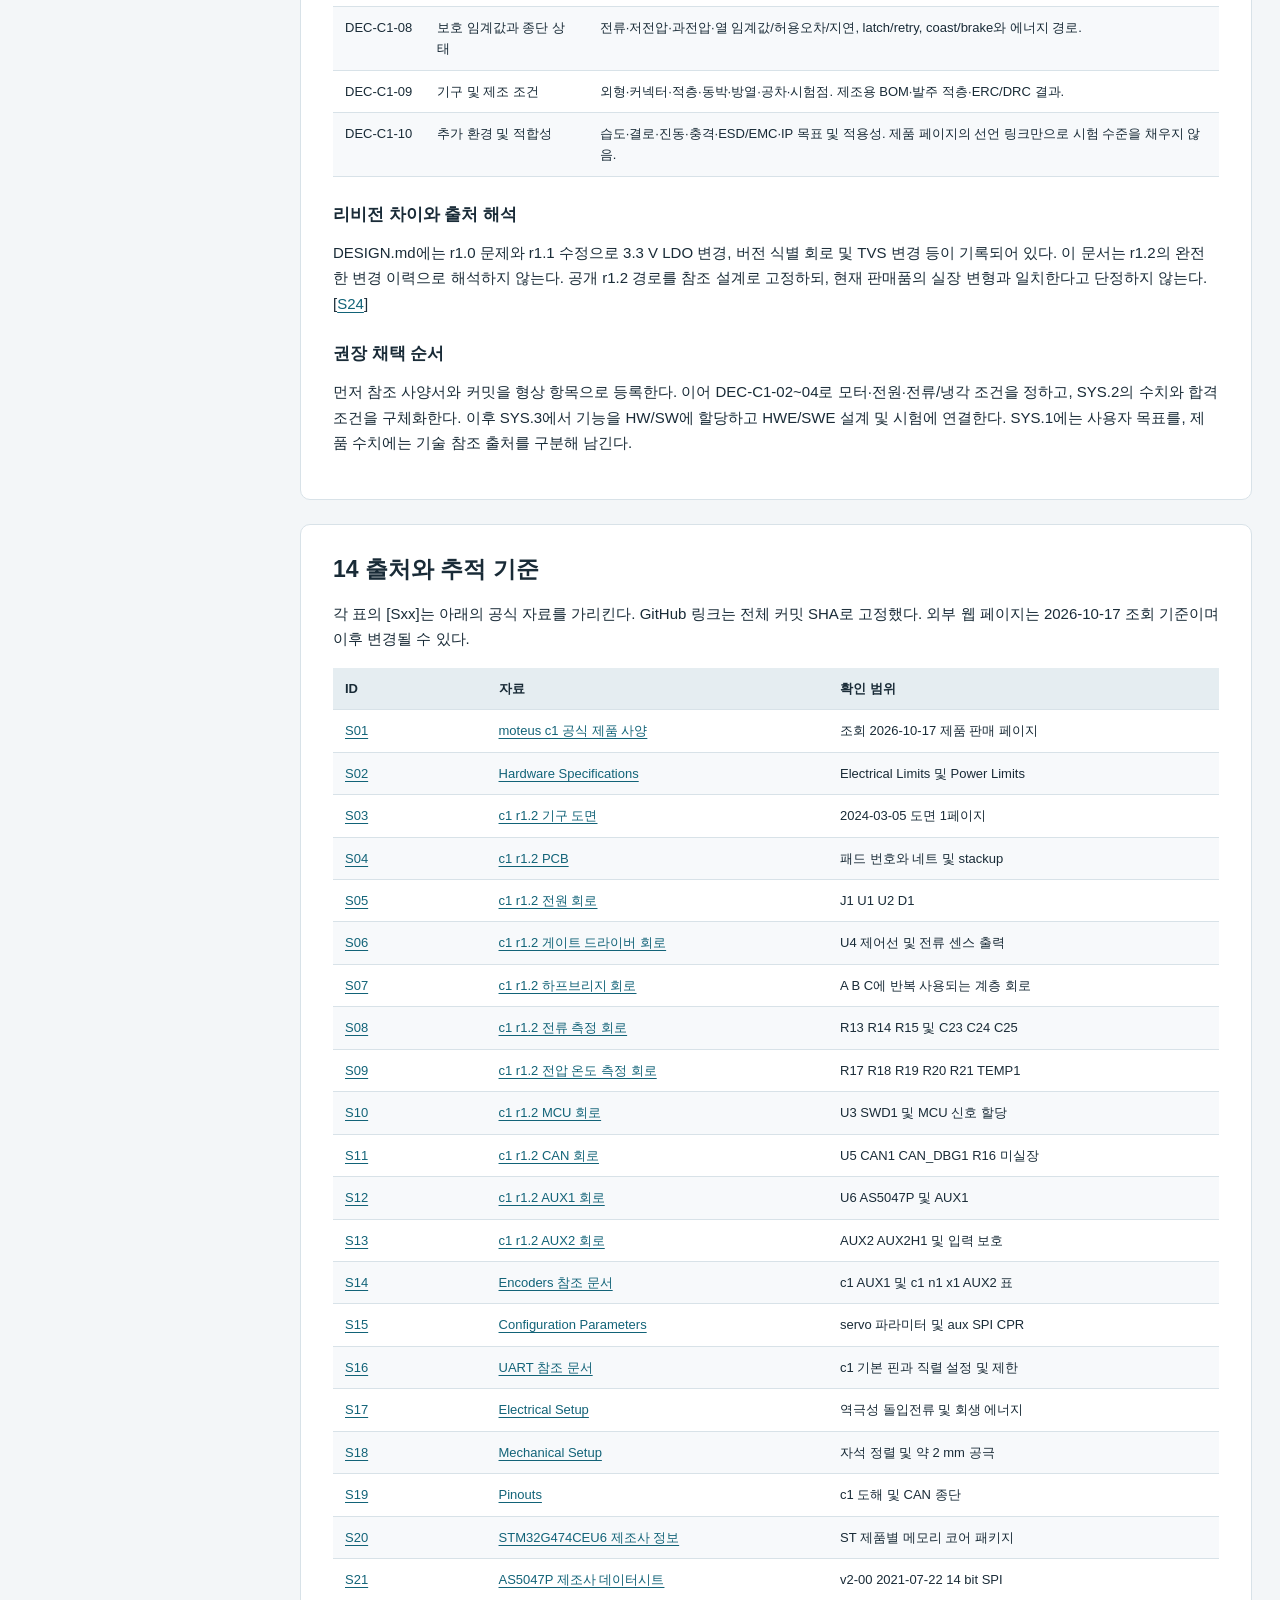
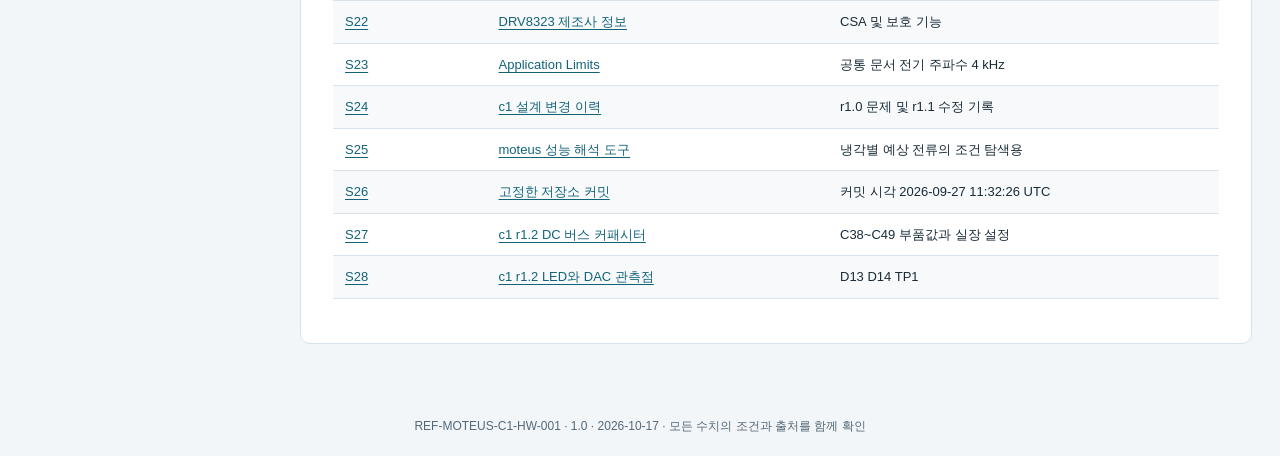
<file: docs/reference/moteus_c1/moteus_c1_hardware_specification_ko.html>
<!doctype html><html lang="ko"><head><meta charset="utf-8"><meta name="viewport" content="width=device-width,initial-scale=1"><title>moteus c1 하드웨어 개발 참조 사양서</title><style>
:root{color-scheme:light;--ink:#192b37;--muted:#536879;--accent:#126378;--line:#d8e2e8}
*{box-sizing:border-box}html{scroll-behavior:smooth;scroll-padding-top:85px}body{margin:0;background:#f3f6f8;color:var(--ink);font-family:"Apple SD Gothic Neo","Malgun Gothic",Arial,sans-serif;font-size:15px;line-height:1.7}
a{color:var(--accent);text-decoration-thickness:1px;text-underline-offset:3px}header{background:#fff;padding:42px 6vw 30px}header .eyebrow{font-size:12px;letter-spacing:.12em;color:var(--accent);font-weight:700}h1{font-size:36px;line-height:1.3;margin:10px 0 12px;color:#111827}header p{max-width:900px;color:var(--muted)}.meta{font-size:13px}.toolbar{position:sticky;top:0;z-index:5;background:#e5eef2;padding:12px 6vw;display:flex;gap:12px;align-items:center;border-bottom:1px solid var(--line)}input{font:inherit;max-width:600px;flex:1;border:1px solid #afc3cc;border-radius:6px;padding:8px 12px}button{background:#164f63;color:#fff;border:0;border-radius:6px;padding:10px 16px;cursor:pointer;font:inherit}#count{font-size:12px;color:var(--muted)}.layout{display:grid;grid-template-columns:240px minmax(0,1000px);gap:32px;max-width:1390px;margin:auto;padding:28px}nav{position:sticky;top:90px;align-self:start;max-height:calc(100vh - 110px);overflow:auto;font-size:13px}nav a{display:block;padding:7px 10px;text-decoration:none;border-left:2px solid transparent}nav a:hover{background:#e4edf2;border-color:var(--accent)}main{min-width:0}section{background:white;border:1px solid var(--line);border-radius:10px;margin-bottom:24px;padding:28px 32px;scroll-margin-top:85px}h2{font-size:23px;line-height:1.4;margin:0 0 16px}h3{font-size:17px;margin:24px 0 8px}p{margin:10px 0 15px}.note{background:#edf5f7;border-left:3px solid #217b8e;padding:13px 17px;font-weight:600}.table-scroll{overflow:auto;margin:16px 0}table{border-collapse:collapse;width:100%;font-size:13px;line-height:1.65}th{text-align:left;background:#e5edf1;font-weight:700}td,th{padding:10px 12px;border-bottom:1px solid var(--line);vertical-align:top}tbody tr:nth-child(even){background:#f7f9fb}td:first-child{min-width:92px}td{overflow-wrap:anywhere}footer{text-align:center;color:var(--muted);font-size:12px;padding:20px}.no-result{padding:15px;color:#8b3e27}code{overflow-wrap:anywhere}tr[hidden],section[hidden]{display:none}
@media(max-width:1000px){.layout{display:block;padding:16px}nav{position:static;max-height:180px;display:flex;flex-wrap:wrap;margin-bottom:20px;gap:4px}nav a{background:#e5edf1;border-radius:4px;padding:6px 8px}section{padding:22px 18px}header{padding:28px 22px}h1{font-size:29px}.toolbar{padding:10px 16px}#count{display:none}}
@media print{@page{size:A4;margin:16mm}body{font-size:10pt;background:#fff}.toolbar,nav{display:none!important}header{padding:0 0 16px}.layout{display:block;padding:0}section{break-before:page;border:0;border-radius:0;padding:0;margin:0}section:first-child{break-before:auto}h2,h3{break-after:avoid}tr,.note{break-inside:avoid}table{font-size:8.5pt}thead{display:table-header-group}a{color:inherit;text-decoration:none}footer{display:none}h1{font-size:24pt}.table-scroll{overflow:visible}}
</style></head><body><header><div class="eyebrow">MCTRL C1 RA · HARDWARE REFERENCE</div><h1>moteus c1 하드웨어 개발 참조 사양서</h1><p>c1과 동일한 성능을 초기 목표로 검토하기 위한 전기·회로·센싱·인터페이스·기구 사양과 ALM 연결 근거.</p><div class="meta">REF-MOTEUS-C1-HW-001 · 개정 1.0 · 2026-10-17 · 참조 HW r1.2 · 자체 Rev.A 승인 전</div></header><div class="toolbar"><label for="search">문서 검색</label><input id="search" type="search" placeholder="예: C1-004, SYS-REQ-003, 전류, SWD" autocomplete="off"><span id="count" aria-live="polite">전체 내용</span><button id="print" type="button">인쇄</button></div><div class="layout"><nav aria-label="목차"><a href="#s1">1 문서 목적과 참조 형상</a><a href="#s2">2 보드 수준 핵심 사양</a><a href="#s3">3 회로 구성과 주요 부품</a><a href="#s4">4 측정과 피드백 사양</a><a href="#s5">5 전원 통신 디버그 접속</a><a href="#s6">6 보조 인터페이스 핀 사양</a><a href="#s7">7 기구와 PCB 설계 사양</a><a href="#s8">8 전력과 열 조건 해석</a><a href="#s9">9 보호 기능과 시스템 책임</a><a href="#s10">10 ALM 전기와 인터페이스 연결</a><a href="#s11">11 ALM 제어 성능과 동작 연결</a><a href="#s12">12 자체 RevA 요구사항 작성안</a><a href="#s13">13 미결정 항목과 기준선 채택</a><a href="#s14">14 출처와 추적 기준</a></nav><main><section id="s1"><h2>1 문서 목적과 참조 형상</h2><p>moteus c1의 공개 하드웨어를 자체 모터제어기 Rev.A 개발의 참조 기준으로 정리한다. 전원·구동부·센싱·통신·기구 사양을 출처와 함께 식별하고, 현재 Motor ALM의 빈 요구사항 및 설계 항목에 연결할 근거를 제공한다.</p><div class="table-scroll"><table><thead><tr><th>관리 항목</th><th>내용</th></tr></thead><tbody><tr><td>문서 ID 및 개정</td><td>REF-MOTEUS-C1-HW-001 / 1.0 / 2026-10-17 KST</td></tr><tr><td>대상과 상태</td><td>mjbots moteus c1 / 개발 참조 사양서 / 자체 Rev.A 요구사항 승인 전</td></tr><tr><td>사용자 개발 방향</td><td>c1과 동일한 성능을 초기 목표로 검토한다. 개별 목표의 채택 및 검증 조건은 이후 결정한다.</td></tr><tr><td>설계 참조 형상</td><td>공개 hw/c1/r1.2 회로도·PCB·2024-03-05 기구 도면 [<a href="https://github.com/mjbots/moteus/blob/8f747f4ac448d117c1390b77ca2d80c27e751a56/hw/c1/r1.2/20240305-moteus-c1-r1_2.pdf" target="_blank" rel="noopener">S03</a>–<a href="https://github.com/mjbots/moteus/blob/8f747f4ac448d117c1390b77ca2d80c27e751a56/hw/c1/r1.2/aux2.kicad_sch" target="_blank" rel="noopener">S13</a>]</td></tr><tr><td>저장소 고정 커밋</td><td>8f747f4ac448d117c1390b77ca2d80c27e751a56 [<a href="https://github.com/mjbots/moteus/commit/8f747f4ac448d117c1390b77ca2d80c27e751a56" target="_blank" rel="noopener">S26</a>]</td></tr><tr><td>제품 및 사용 문서</td><td>2026-10-17 조회. 제품 사양 및 최신 사용 문서는 r1.2 제조 당시 펌웨어와 구분한다.</td></tr><tr><td>실물 및 대상 FW 형상</td><td>실물 PCB 리비전 미확인. 자체 Rev.A FW 커밋·모터·설정은 미결정.</td></tr><tr><td>ALM 연결 기준</td><td>alm/data/workspace.json의 SYS-REQ-001~046 ID 및 제목 확인. 매핑은 참조 제안이며 ALM 데이터 변경은 포함하지 않는다.</td></tr></tbody></table></div><h3>정보의 분류</h3><div class="table-scroll"><table><thead><tr><th>표기</th><th>의미와 사용 방법</th></tr></thead><tbody><tr><td>제품값</td><td>제조사 제품 페이지 또는 하드웨어 문서의 보드 사양. 조건을 함께 인용한다.</td></tr><tr><td>설계값</td><td>고정 커밋 r1.2 회로·PCB에서 확인한 부품·접속·설계 설정. 실물 검사 결과와 구분한다.</td></tr><tr><td>도출값</td><td>명시된 식과 입력값으로 계산한 값. 실측이나 보증값으로 취급하지 않는다.</td></tr><tr><td>FW 의존</td><td>펌웨어 및 설정에 따라 달라지는 동작. HW 능력만으로 충족을 판정하지 않는다.</td></tr><tr><td>결정 필요</td><td>정의·시험 조건·자료 간 정합성 확인이 필요한 항목. ALM에서는 Draft 및 미결정 상태를 유지한다.</td></tr></tbody></table></div><p class="note">51 V 절대최대, 20 A 피크, 연속 5 A/14 A, 최대 250 W는 서로 다른 한계다. 모든 조건에서 동시에 달성되는 연속 동작점으로 해석하면 안 된다. [<a href="https://mjbots.com/products/moteus-c1" target="_blank" rel="noopener">S01</a> <a href="https://mjbots.github.io/moteus/reference/hardware/" target="_blank" rel="noopener">S02</a>]</p></section><section id="s2"><h2>2 보드 수준 핵심 사양</h2><p>아래 값은 c1의 참조값이다. 자체 Rev.A에는 같은 성능의 목표 후보로 연결하되, 조건과 허용오차를 정해 요구사항으로 채택한다.</p><div class="table-scroll"><table><thead><tr><th>참조 ID</th><th>항목과 값</th><th>조건 및 출처</th></tr></thead><tbody><tr><td>C1-001</td><td>단일 3상 BLDC 모터용 FOC 구동</td><td>제품값. 폐루프 구동에는 센서와 캘리브레이션 필요. [<a href="https://mjbots.com/products/moteus-c1" target="_blank" rel="noopener">S01</a>]</td></tr><tr><td>C1-002</td><td>최소 입력 10 V / 명목 24 V</td><td>제품값. 자체 운용 범위는 전원 공차와 회생을 포함해 정의. [<a href="https://mjbots.github.io/moteus/reference/hardware/" target="_blank" rel="noopener">S02</a>]</td></tr><tr><td>C1-003</td><td>입력 절대최대 51 V / ≤12S</td><td>절대최대값. 정상 운용 상한·보호 임계값과 구분. [<a href="https://mjbots.github.io/moteus/reference/hardware/" target="_blank" rel="noopener">S02</a>]</td></tr><tr><td>C1-004</td><td>피크 상전류 20 A</td><td>제품값. 피크 유지시간·반복률·RMS 정의는 결정 필요. [<a href="https://mjbots.com/products/moteus-c1" target="_blank" rel="noopener">S01</a>]</td></tr><tr><td>C1-005</td><td>연속 상전류 5 A / 14 A</td><td>열관리 없음 / 있음의 제조사 제시값. 주변온도·방열체·풍량 조건 필요. [<a href="https://mjbots.com/products/moteus-c1" target="_blank" rel="noopener">S01</a> <a href="https://mjbots.github.io/moteus/mpat.html" target="_blank" rel="noopener">S25</a>]</td></tr><tr><td>C1-006</td><td>피크 전기 전력 250 W @ 28 V</td><td>기계축 출력이나 전압×피크 상전류가 아님. 전력 제한 곡선은 8절. [<a href="https://mjbots.com/products/moteus-c1" target="_blank" rel="noopener">S01</a> <a href="https://mjbots.github.io/moteus/reference/hardware/" target="_blank" rel="noopener">S02</a>]</td></tr><tr><td>C1-007</td><td>온도 범위 −40~85 °C</td><td>제품값. 온도 측정 위치·부하별 보증 및 derating 조건은 결정 필요. [<a href="https://mjbots.com/products/moteus-c1" target="_blank" rel="noopener">S01</a>]</td></tr><tr><td>C1-008</td><td>외형 38 × 38 × 9 mm</td><td>제품값. 상세 장착은 도면 기준. [<a href="https://mjbots.com/products/moteus-c1" target="_blank" rel="noopener">S01</a> <a href="https://github.com/mjbots/moteus/blob/8f747f4ac448d117c1390b77ca2d80c27e751a56/hw/c1/r1.2/20240305-moteus-c1-r1_2.pdf" target="_blank" rel="noopener">S03</a>]</td></tr><tr><td>C1-009</td><td>질량 8.9 g</td><td>제품값. 추가 방열체·배선·마운트는 별도 관리. [<a href="https://mjbots.com/products/moteus-c1" target="_blank" rel="noopener">S01</a>]</td></tr><tr><td>C1-010</td><td>32 bit STM32G4 / 170 MHz</td><td>실장 설계 U3는 STM32G474CEU6. [<a href="https://mjbots.com/products/moteus-c1" target="_blank" rel="noopener">S01</a> <a href="https://github.com/mjbots/moteus/blob/8f747f4ac448d117c1390b77ca2d80c27e751a56/hw/c1/r1.2/stm32g4.kicad_sch" target="_blank" rel="noopener">S10</a>]</td></tr><tr><td>C1-011</td><td>제어율 15~30 kHz</td><td>제품값 / FW 의존. 33.3~66.7 μs에 해당. PWM율과 구분. [<a href="https://mjbots.com/products/moteus-c1" target="_blank" rel="noopener">S01</a>]</td></tr><tr><td>C1-012</td><td>PWM율 15~60 kHz</td><td>제품값 / FW 의존. 공통 기본 설정은 30 kHz. [<a href="https://mjbots.com/products/moteus-c1" target="_blank" rel="noopener">S01</a> <a href="https://github.com/mjbots/moteus/blob/8f747f4ac448d117c1390b77ca2d80c27e751a56/docs/reference/configuration.md" target="_blank" rel="noopener">S15</a>]</td></tr><tr><td>C1-013</td><td>최대 전기 주파수 2 kHz</td><td>제품 페이지 값. 공통 Application Limits의 4 kHz와 차이 있음. [<a href="https://mjbots.com/products/moteus-c1" target="_blank" rel="noopener">S01</a> <a href="https://github.com/mjbots/moteus/blob/8f747f4ac448d117c1390b77ca2d80c27e751a56/docs/reference/limits.md" target="_blank" rel="noopener">S23</a>]</td></tr><tr><td>C1-014</td><td>CAN FD 최대 5 Mbps</td><td>제품값. 데이터 위상과 중재 위상의 속도를 구분해 설정. [<a href="https://mjbots.com/products/moteus-c1" target="_blank" rel="noopener">S01</a> <a href="https://mjbots.github.io/moteus/guides/electrical-setup/" target="_blank" rel="noopener">S17</a>]</td></tr><tr><td>C1-015</td><td>외부 전원 3.3 V 50 mA / 5 V 100 mA</td><td>주변장치용 가용 전류. 커넥터마다 독립된 예산으로 중복 계산하지 않는다. [<a href="https://mjbots.com/products/moteus-c1" target="_blank" rel="noopener">S01</a> <a href="https://mjbots.github.io/moteus/reference/hardware/" target="_blank" rel="noopener">S02</a>]</td></tr></tbody></table></div><p class="note">C1-013은 자료 차이 해소 전에는 2 kHz를 초기 검토값으로 두고, 실제 사용할 FW 및 모터에서 검증한다. 전기 주파수를 기계 회전수로 바꿀 때는 모터 극쌍수가 필요하다.</p></section><section id="s3"><h2>3 회로 구성과 주요 부품</h2><p>고정된 r1.2 설계의 주요 부품을 추출했다. 라이브러리 내부의 기본 부품명 대신 실제 인스턴스의 MPN과 PCB 실장값을 대조했다. 전체 제조 BOM 및 대체부품 승인 목록은 별도로 작성해야 한다.</p><div class="table-scroll"><table><thead><tr><th>참조 ID</th><th>회로와 부품</th><th>구성 및 근거</th></tr></thead><tbody><tr><td>C1-016</td><td>MCU U3 / STM32G474CEU6</td><td>Arm Cortex-M4F, 170 MHz, Flash 512 KB, SRAM 128 KB, UFQFPN48. 메모리는 부품 사양이며 사용자 FW 여유 공간과 다름. [<a href="https://github.com/mjbots/moteus/blob/8f747f4ac448d117c1390b77ca2d80c27e751a56/hw/c1/r1.2/stm32g4.kicad_sch" target="_blank" rel="noopener">S10</a> <a href="https://estore.st.com/en/stm32g474ceu6-cpn.html" target="_blank" rel="noopener">S20</a>]</td></tr><tr><td>C1-017</td><td>게이트 드라이버 U4 / DRV8323SRTAR</td><td>3상 외장 MOSFET 구동, SPI 설정·진단, 3개 저측 CSA. 보드에는 MOTOR_ENABLE, MOTOR_HIZ, nFAULT 경로 존재. [<a href="https://github.com/mjbots/moteus/blob/8f747f4ac448d117c1390b77ca2d80c27e751a56/hw/c1/r1.2/gate_driver.kicad_sch" target="_blank" rel="noopener">S06</a> <a href="https://www.ti.com/product/DRV8323" target="_blank" rel="noopener">S22</a>]</td></tr><tr><td>C1-018</td><td>전력 MOSFET Q1~Q6 / TPN19008QM,LQ</td><td>상별 상측·하측 각 1개, 총 6개. 3개 하프브리지. [<a href="https://github.com/mjbots/moteus/blob/8f747f4ac448d117c1390b77ca2d80c27e751a56/hw/c1/r1.2/moteus_c1.kicad_pcb" target="_blank" rel="noopener">S04</a> <a href="https://github.com/mjbots/moteus/blob/8f747f4ac448d117c1390b77ca2d80c27e751a56/hw/c1/r1.2/h_bridge.kicad_sch" target="_blank" rel="noopener">S07</a>]</td></tr><tr><td>C1-019</td><td>전류 션트 R6 R9 R12 / 2 mΩ</td><td>CSSH0805FT2L00, 상별 저측 션트 1개씩. 회로의 계층 반복을 PCB 참조번호로 대조. [<a href="https://github.com/mjbots/moteus/blob/8f747f4ac448d117c1390b77ca2d80c27e751a56/hw/c1/r1.2/moteus_c1.kicad_pcb" target="_blank" rel="noopener">S04</a> <a href="https://github.com/mjbots/moteus/blob/8f747f4ac448d117c1390b77ca2d80c27e751a56/hw/c1/r1.2/h_bridge.kicad_sch" target="_blank" rel="noopener">S07</a>]</td></tr><tr><td>C1-020</td><td>DC DC U1 / MAX15062BATA+T</td><td>입력 V+에서 +5V 생성. L1 47 μH. [<a href="https://github.com/mjbots/moteus/blob/8f747f4ac448d117c1390b77ca2d80c27e751a56/hw/c1/r1.2/moteus_c1.kicad_pcb" target="_blank" rel="noopener">S04</a> <a href="https://github.com/mjbots/moteus/blob/8f747f4ac448d117c1390b77ca2d80c27e751a56/hw/c1/r1.2/power_input.kicad_sch" target="_blank" rel="noopener">S05</a>]</td></tr><tr><td>C1-021</td><td>3.3 V LDO U2 / TLV70233PDBVR</td><td>+5V에서 +3V 생성. 회로의 +3V 명칭은 3.3 V 레일. [<a href="https://github.com/mjbots/moteus/blob/8f747f4ac448d117c1390b77ca2d80c27e751a56/hw/c1/r1.2/power_input.kicad_sch" target="_blank" rel="noopener">S05</a>]</td></tr><tr><td>C1-022</td><td>입력 TVS D1 / SMBJ48D-M3/I</td><td>입력 과도 억제 소자. TVS 존재가 역극성 보호나 지속 회생 흡수 능력을 의미하지 않음. [<a href="https://github.com/mjbots/moteus/blob/8f747f4ac448d117c1390b77ca2d80c27e751a56/hw/c1/r1.2/power_input.kicad_sch" target="_blank" rel="noopener">S05</a> <a href="https://mjbots.github.io/moteus/guides/electrical-setup/" target="_blank" rel="noopener">S17</a>]</td></tr><tr><td>C1-023</td><td>DC 버스 세라믹 C38~C49</td><td>4.7 μF 100 V ×12개, GRJ31CC72A475KE01K. 합계 명목 56.4 μF. DC bias·공차 반영 전이며 보드 총 용량과 다름. [<a href="https://github.com/mjbots/moteus/blob/8f747f4ac448d117c1390b77ca2d80c27e751a56/hw/c1/r1.2/moteus_c1.kicad_pcb" target="_blank" rel="noopener">S04</a> <a href="https://github.com/mjbots/moteus/blob/8f747f4ac448d117c1390b77ca2d80c27e751a56/hw/c1/r1.2/bulk_capacitance.kicad_sch" target="_blank" rel="noopener">S27</a>]</td></tr><tr><td>C1-024</td><td>CAN U5 / TCAN1057AEVDRQ1</td><td>회로 실제 MPN 및 PCB 값 대조. 라이브러리 기본명 TCAN1042와 혼동하지 않는다. [<a href="https://github.com/mjbots/moteus/blob/8f747f4ac448d117c1390b77ca2d80c27e751a56/hw/c1/r1.2/moteus_c1.kicad_pcb" target="_blank" rel="noopener">S04</a> <a href="https://github.com/mjbots/moteus/blob/8f747f4ac448d117c1390b77ca2d80c27e751a56/hw/c1/r1.2/can.kicad_sch" target="_blank" rel="noopener">S11</a>]</td></tr><tr><td>C1-025</td><td>회전자 엔코더 U6 / AS5047P-ATSM</td><td>온보드 축중심 절대 자기식 센서. MCU와 SPI 연결. [<a href="https://github.com/mjbots/moteus/blob/8f747f4ac448d117c1390b77ca2d80c27e751a56/hw/c1/r1.2/moteus_c1.kicad_pcb" target="_blank" rel="noopener">S04</a> <a href="https://github.com/mjbots/moteus/blob/8f747f4ac448d117c1390b77ca2d80c27e751a56/hw/c1/r1.2/aux1.kicad_sch" target="_blank" rel="noopener">S12</a>]</td></tr><tr><td>C1-026</td><td>LED D13 D14 및 TP1</td><td>적색·녹색 LED, DAC 네트에 연결된 TP1. 표시 의미는 FW 정의. [<a href="https://github.com/mjbots/moteus/blob/8f747f4ac448d117c1390b77ca2d80c27e751a56/hw/c1/r1.2/moteus_c1.kicad_pcb" target="_blank" rel="noopener">S04</a> <a href="https://github.com/mjbots/moteus/blob/8f747f4ac448d117c1390b77ca2d80c27e751a56/hw/c1/r1.2/led_sense.kicad_sch" target="_blank" rel="noopener">S28</a>]</td></tr></tbody></table></div><p class="note">부품 자체의 최대 전압·전류·온도 사양으로 보드 한계를 상향하면 안 된다. c1 보드의 전압·열·전력·연결부 한계가 함께 적용된다.</p></section><section id="s4"><h2>4 측정과 피드백 사양</h2><p>센싱 하드웨어와 시스템 정확도를 구분한다. 션트·ADC·센서의 명목 분해능만으로 제어 정확도나 고장 검출 성능을 확정할 수 없다.</p><div class="table-scroll"><table><thead><tr><th>참조 ID</th><th>측정 경로</th><th>설계값과 해석</th></tr></thead><tbody><tr><td>C1-027</td><td>3상 전류</td><td>저측 2 mΩ 션트 → DRV8323 CSA → RC → MCU ADC. [<a href="https://github.com/mjbots/moteus/blob/8f747f4ac448d117c1390b77ca2d80c27e751a56/hw/c1/r1.2/gate_driver.kicad_sch" target="_blank" rel="noopener">S06</a>–<a href="https://github.com/mjbots/moteus/blob/8f747f4ac448d117c1390b77ca2d80c27e751a56/hw/c1/r1.2/current_sense.kicad_sch" target="_blank" rel="noopener">S08</a>]</td></tr><tr><td>C1-028</td><td>전류 입력 RC</td><td>R13~R15 각 22 Ω, C23~C25 각 1 nF. 실제 대역폭은 CSA·ADC·샘플링을 포함해 평가. [<a href="https://github.com/mjbots/moteus/blob/8f747f4ac448d117c1390b77ca2d80c27e751a56/hw/c1/r1.2/current_sense.kicad_sch" target="_blank" rel="noopener">S08</a>]</td></tr><tr><td>C1-029</td><td>전류 ADC 할당</td><td>FCUR1 → PA3, FCUR2 → PA6, FCUR3 → PB1. ADC 순서·동시성·트리거는 FW 확인 대상. [<a href="https://github.com/mjbots/moteus/blob/8f747f4ac448d117c1390b77ca2d80c27e751a56/hw/c1/r1.2/moteus_c1.kicad_pcb" target="_blank" rel="noopener">S04</a> <a href="https://github.com/mjbots/moteus/blob/8f747f4ac448d117c1390b77ca2d80c27e751a56/hw/c1/r1.2/stm32g4.kicad_sch" target="_blank" rel="noopener">S10</a>]</td></tr><tr><td>C1-030</td><td>DC 전압 분압</td><td>R17 100 kΩ / R19 4.7 kΩ, 각 1%, C28 0.1 μF. VBAT_SENSE → PA9. [<a href="https://github.com/mjbots/moteus/blob/8f747f4ac448d117c1390b77ca2d80c27e751a56/hw/c1/r1.2/moteus_c1.kicad_pcb" target="_blank" rel="noopener">S04</a> <a href="https://github.com/mjbots/moteus/blob/8f747f4ac448d117c1390b77ca2d80c27e751a56/hw/c1/r1.2/vt_sense.kicad_sch" target="_blank" rel="noopener">S09</a>]</td></tr><tr><td>C1-031</td><td>보드 온도</td><td>R20 47 kΩ NTC, NCP15WB473F03RC; R21 10 kΩ 및 C29 0.1 μF. VTEMP_FET → PB12. [<a href="https://github.com/mjbots/moteus/blob/8f747f4ac448d117c1390b77ca2d80c27e751a56/hw/c1/r1.2/moteus_c1.kicad_pcb" target="_blank" rel="noopener">S04</a> <a href="https://github.com/mjbots/moteus/blob/8f747f4ac448d117c1390b77ca2d80c27e751a56/hw/c1/r1.2/vt_sense.kicad_sch" target="_blank" rel="noopener">S09</a>]</td></tr><tr><td>C1-032</td><td>외부 모터 온도</td><td>TEMP1 2핀 패드. R18 10 kΩ 및 C30 0.1 μF; VTEMP_MOT → PA8. 센서 종류·저항곡선·단선진단은 별도 정의. [<a href="https://github.com/mjbots/moteus/blob/8f747f4ac448d117c1390b77ca2d80c27e751a56/hw/c1/r1.2/moteus_c1.kicad_pcb" target="_blank" rel="noopener">S04</a> <a href="https://github.com/mjbots/moteus/blob/8f747f4ac448d117c1390b77ca2d80c27e751a56/hw/c1/r1.2/vt_sense.kicad_sch" target="_blank" rel="noopener">S09</a> <a href="https://github.com/mjbots/moteus/blob/8f747f4ac448d117c1390b77ca2d80c27e751a56/docs/reference/configuration.md" target="_blank" rel="noopener">S15</a>]</td></tr><tr><td>C1-033</td><td>온보드 절대 각도</td><td>AS5047P SPI 14 bit / 16,384 count/rev. 이상적 양자화 간격 360/16,384 = 0.02197°. 위치 정확도 보증값과 다름. [<a href="https://github.com/mjbots/moteus/blob/8f747f4ac448d117c1390b77ca2d80c27e751a56/hw/c1/r1.2/aux1.kicad_sch" target="_blank" rel="noopener">S12</a> <a href="https://github.com/mjbots/moteus/blob/8f747f4ac448d117c1390b77ca2d80c27e751a56/docs/reference/configuration.md" target="_blank" rel="noopener">S15</a> <a href="https://look.ams-osram.com/m/d05ee39221f9857/original/AS5047P-DS000324.pdf" target="_blank" rel="noopener">S21</a>]</td></tr><tr><td>C1-034</td><td>엔코더 MCU 접속</td><td>CS PB2, CLK PA5, MISO PB4, MOSI PA7. AS5047P의 ABI/UVW 출력은 PCB에서 미연결. [<a href="https://github.com/mjbots/moteus/blob/8f747f4ac448d117c1390b77ca2d80c27e751a56/hw/c1/r1.2/moteus_c1.kicad_pcb" target="_blank" rel="noopener">S04</a>]</td></tr><tr><td>C1-035</td><td>자석 및 설치</td><td>직경 1/4 inch(6.35 mm) 직경방향 착자 자석 제공. 회전자에 고정하고 센서 중심 정렬, 약 2 mm 공극을 안내. [<a href="https://mjbots.com/products/moteus-c1" target="_blank" rel="noopener">S01</a> <a href="https://mjbots.github.io/moteus/guides/mechanical-setup/" target="_blank" rel="noopener">S18</a>]</td></tr></tbody></table></div><h3>측정 사양에서 추가로 정할 조건</h3><p>전류 측정은 CSA gain·offset·포화 한계·ADC 유효 분해능·샘플링 시점·온도 드리프트·교정 방법을 정해야 한다. 전압 측정은 분압 공차·3.3 V 기준전압 오차·필터 지연을 포함한다. 온도 측정은 NTC 위치가 MOSFET 접합 온도와 같지 않으므로 열 지연과 센서 고장 시 동작을 확인해야 한다.</p><p>엔코더는 자석 편심·기울기·공극·외란 자기장 및 캘리브레이션이 오차에 영향을 준다. 센서 IC의 14 bit와 보드 시스템의 반복정밀도·절대정확도·호스트 보고값 해상도를 따로 기록한다.</p></section><section id="s5"><h2>5 전원 통신 디버그 접속</h2><p>번호는 고정 r1.2 PCB 패드 번호 기준이다. 커넥터를 보는 방향에 따라 좌우가 바뀌므로, 하네스 제작 시 도면과 실물의 1번 핀을 대조한다. [<a href="https://github.com/mjbots/moteus/blob/8f747f4ac448d117c1390b77ca2d80c27e751a56/hw/c1/r1.2/20240305-moteus-c1-r1_2.pdf" target="_blank" rel="noopener">S03</a> <a href="https://github.com/mjbots/moteus/blob/8f747f4ac448d117c1390b77ca2d80c27e751a56/hw/c1/r1.2/moteus_c1.kicad_pcb" target="_blank" rel="noopener">S04</a> <a href="https://mjbots.github.io/moteus/reference/pinouts/" target="_blank" rel="noopener">S19</a>]</p><div class="table-scroll"><table><thead><tr><th>참조 ID</th><th>접속부</th><th>구성</th></tr></thead><tbody><tr><td>C1-036</td><td>전원 J1</td><td>AMASS XT30PW-M. V+ / GND. 보드 장착 전원 패드 VP1 VN1도 제공. [<a href="https://github.com/mjbots/moteus/blob/8f747f4ac448d117c1390b77ca2d80c27e751a56/hw/c1/r1.2/moteus_c1.kicad_pcb" target="_blank" rel="noopener">S04</a> <a href="https://github.com/mjbots/moteus/blob/8f747f4ac448d117c1390b77ca2d80c27e751a56/hw/c1/r1.2/power_input.kicad_sch" target="_blank" rel="noopener">S05</a>]</td></tr><tr><td>C1-037</td><td>모터 출력</td><td>A B C 상전선 납땜 패드 또는 보드 장착 패드. POWER/PHASE 2×10, 0.1 inch 도면 표기. [<a href="https://github.com/mjbots/moteus/blob/8f747f4ac448d117c1390b77ca2d80c27e751a56/hw/c1/r1.2/20240305-moteus-c1-r1_2.pdf" target="_blank" rel="noopener">S03</a> <a href="https://github.com/mjbots/moteus/blob/8f747f4ac448d117c1390b77ca2d80c27e751a56/hw/c1/r1.2/h_bridge.kicad_sch" target="_blank" rel="noopener">S07</a> <a href="https://mjbots.github.io/moteus/guides/electrical-setup/" target="_blank" rel="noopener">S17</a>]</td></tr><tr><td>C1-038</td><td>CAN1</td><td>JST S3B-PH-SM4-TB(LF)(SN), PH 3핀 2.0 mm. 핀 1 CAN_H, 2 CAN_L, 3 GND. [<a href="https://github.com/mjbots/moteus/blob/8f747f4ac448d117c1390b77ca2d80c27e751a56/hw/c1/r1.2/moteus_c1.kicad_pcb" target="_blank" rel="noopener">S04</a> <a href="https://github.com/mjbots/moteus/blob/8f747f4ac448d117c1390b77ca2d80c27e751a56/hw/c1/r1.2/can.kicad_sch" target="_blank" rel="noopener">S11</a>]</td></tr><tr><td>C1-039</td><td>CAN_DBG1</td><td>1×3, 2.0 mm 패드. 핀 1 CAN_H, 2 CAN_L, 3 GND. CAN1과 같은 버스이며 제2 독립 CAN 채널이 아님. [<a href="https://github.com/mjbots/moteus/blob/8f747f4ac448d117c1390b77ca2d80c27e751a56/hw/c1/r1.2/moteus_c1.kicad_pcb" target="_blank" rel="noopener">S04</a>]</td></tr><tr><td>C1-040</td><td>CAN 종단</td><td>R16 120 Ω 풋프린트가 있으나 dnp=yes / POPULATE=0. 기본 보드 종단 없음. 버스 양 끝에 120 Ω 구성. [<a href="https://github.com/mjbots/moteus/blob/8f747f4ac448d117c1390b77ca2d80c27e751a56/hw/c1/r1.2/can.kicad_sch" target="_blank" rel="noopener">S11</a> <a href="https://mjbots.github.io/moteus/reference/pinouts/" target="_blank" rel="noopener">S19</a>]</td></tr><tr><td>C1-041</td><td>SWD1</td><td>JST S6B-ZR-SM4A-TF(LF)(SN), ZH 6핀 1.5 mm. 핀맵은 아래 표. [<a href="https://github.com/mjbots/moteus/blob/8f747f4ac448d117c1390b77ca2d80c27e751a56/hw/c1/r1.2/moteus_c1.kicad_pcb" target="_blank" rel="noopener">S04</a> <a href="https://github.com/mjbots/moteus/blob/8f747f4ac448d117c1390b77ca2d80c27e751a56/hw/c1/r1.2/stm32g4.kicad_sch" target="_blank" rel="noopener">S10</a>]</td></tr><tr><td>C1-042</td><td>TEMP1</td><td>1×2, 2.0 mm 패드. 핀 1 +3V, 핀 2 VTEMP_MOT. 외부 온도 센서 연결점. [<a href="https://github.com/mjbots/moteus/blob/8f747f4ac448d117c1390b77ca2d80c27e751a56/hw/c1/r1.2/moteus_c1.kicad_pcb" target="_blank" rel="noopener">S04</a> <a href="https://github.com/mjbots/moteus/blob/8f747f4ac448d117c1390b77ca2d80c27e751a56/hw/c1/r1.2/vt_sense.kicad_sch" target="_blank" rel="noopener">S09</a>]</td></tr></tbody></table></div><h3>SWD1 핀 배치</h3><div class="table-scroll"><table><thead><tr><th>핀</th><th>네트</th><th>역할</th></tr></thead><tbody><tr><td>1</td><td>NC</td><td>미연결</td></tr><tr><td>2</td><td>NRST</td><td>MCU 리셋</td></tr><tr><td>3</td><td>SWDIO</td><td>디버그 데이터</td></tr><tr><td>4</td><td>GND</td><td>신호 기준 접지</td></tr><tr><td>5</td><td>SWCLK</td><td>디버그 클럭</td></tr><tr><td>6</td><td>+3V</td><td>타깃 전압 레일. 프로그래머의 전원 출력과 충돌하지 않도록 연결 정책 정의</td></tr></tbody></table></div><p>CAN 배선은 신호 기준 GND를 포함한다. 5 Mbps를 사용하려면 배선 길이·트위스트·분기·종단·호스트 트랜시버를 포함해 검증한다. 공통 사용 안내는 BRS 사용 시 5 Mbps, BRS 비활성 시 1 Mbps를 설명한다. 실제 중재/데이터 bit timing은 대상 FW 설정에서 고정한다. [<a href="https://mjbots.github.io/moteus/guides/electrical-setup/" target="_blank" rel="noopener">S17</a>]</p><p>결합 부품 예: PH용 PHR-3 / SPH-002T-P0.5L, GH7용 GHR-07V-S / SSHL-002T-P0.2, ZH6용 ZHR-6 / SZH-002T-P0.5. 조립 방향과 하네스 핀맵을 별도 인터페이스 문서로 관리한다. [<a href="https://mjbots.github.io/moteus/reference/pinouts/" target="_blank" rel="noopener">S19</a>]</p></section><section id="s6"><h2>6 보조 인터페이스 핀 사양</h2><p>AUX2는 주 외부 센서 커넥터다. 신호는 다중화되므로 지원 기능을 동시에 모두 사용할 수 있다는 의미가 아니다. 논리 레벨 및 아날로그 입력 범위는 사용 모드와 MCU 데이터시트로 확정한다. [<a href="https://github.com/mjbots/moteus/blob/8f747f4ac448d117c1390b77ca2d80c27e751a56/hw/c1/r1.2/aux2.kicad_sch" target="_blank" rel="noopener">S13</a> <a href="https://github.com/mjbots/moteus/blob/8f747f4ac448d117c1390b77ca2d80c27e751a56/docs/reference/encoders.md" target="_blank" rel="noopener">S14</a>]</p><h3>C1 043 AUX2 JST GH7</h3><div class="table-scroll"><table><thead><tr><th>핀</th><th>신호</th><th>설정 인덱스</th><th>사용 가능한 기능</th></tr></thead><tbody><tr><td>1</td><td>5 V</td><td>해당 없음</td><td>외부 전원 100 mA 예산 [<a href="https://mjbots.github.io/moteus/reference/hardware/" target="_blank" rel="noopener">S02</a>]</td></tr><tr><td>2</td><td>3.3 V</td><td>해당 없음</td><td>외부 전원 50 mA 예산 [<a href="https://mjbots.github.io/moteus/reference/hardware/" target="_blank" rel="noopener">S02</a>]</td></tr><tr><td>3</td><td>A</td><td>aux2.pins.0</td><td>SPI CLK / ADC / GPIO / 문서상 5VT</td></tr><tr><td>4</td><td>B</td><td>aux2.pins.1</td><td>SPI MISO / ADC / I2C SDA / UART RX / GPIO / 5VT</td></tr><tr><td>5</td><td>C</td><td>aux2.pins.2</td><td>SPI MOSI / ADC / I2C SCL / UART TX / TIM4 CH1 / GPIO / 5VT</td></tr><tr><td>6</td><td>D</td><td>aux2.pins.3</td><td>UART RX / TIM4 CH2 / GPIO / 5VT</td></tr><tr><td>7</td><td>GND</td><td>해당 없음</td><td>신호 및 외부 전원 기준</td></tr></tbody></table></div><p>참조 ID C1-043. 기능 근거 [<a href="https://github.com/mjbots/moteus/blob/8f747f4ac448d117c1390b77ca2d80c27e751a56/docs/reference/encoders.md" target="_blank" rel="noopener">S14</a>], 패드 번호 근거 [<a href="https://github.com/mjbots/moteus/blob/8f747f4ac448d117c1390b77ca2d80c27e751a56/hw/c1/r1.2/moteus_c1.kicad_pcb" target="_blank" rel="noopener">S04</a>]. SPI slave 선택용 CS는 별도 가용 GPIO를 배정해야 한다. Hall은 3개 입력을 사용하며, 하드웨어 quadrature는 C/D 조합이 가능하다. 5VT 표기는 디지털 핀 기능 표기이며 아날로그 입력에 5 V를 허용한다는 뜻으로 사용하지 않는다.</p><h3>C1 044 AUX1 미실장 헤더</h3><div class="table-scroll"><table><thead><tr><th>패드</th><th>신호</th><th>외부 사용 범위</th></tr></thead><tbody><tr><td>1</td><td>3.3 V</td><td>1×4, 1.27 mm 미실장 패드</td></tr><tr><td>2</td><td>D / aux1.pins.3</td><td>I2C SCL / UART RX / TIM2 CH1 / GPIO / 5VT</td></tr><tr><td>3</td><td>E / aux1.pins.4</td><td>I2C SDA / UART TX / TIM2 CH2 / GPIO / 5VT</td></tr><tr><td>4</td><td>GND</td><td>AUX1 A/B/C는 온보드 엔코더 SPI가 사용하며 외부 헤더에 나오지 않음</td></tr></tbody></table></div><p>참조 ID C1-044. AUX1에는 I2C pullup 제공이 없다. c1에는 n1/x1의 온보드 RS422 트랜시버가 제공되지 않는다. 차동 엔코더를 사용하려면 외부 변환 회로를 검토한다. AUX2H1 2×4 1.27 mm 패드는 GH7의 핀 번호와 다르므로 하네스 핀맵을 재사용하지 않는다. [<a href="https://github.com/mjbots/moteus/blob/8f747f4ac448d117c1390b77ca2d80c27e751a56/hw/c1/r1.2/moteus_c1.kicad_pcb" target="_blank" rel="noopener">S04</a> <a href="https://github.com/mjbots/moteus/blob/8f747f4ac448d117c1390b77ca2d80c27e751a56/hw/c1/r1.2/aux1.kicad_sch" target="_blank" rel="noopener">S12</a>–<a href="https://github.com/mjbots/moteus/blob/8f747f4ac448d117c1390b77ca2d80c27e751a56/docs/reference/encoders.md" target="_blank" rel="noopener">S14</a>]</p><h3>C1 045 UART 호스트 접속</h3><p>참조 ID C1-045. 충분히 새로운 FW의 기본 접속은 AUX2 C(핀 5, moteus TX)와 D(핀 6, moteus RX), 921600 baud, 8N1, TTL 레벨이다. 한 호스트 UART에 한 보드 연결을 전제로 하며 R<a href="https://github.com/mjbots/moteus/blob/8f747f4ac448d117c1390b77ca2d80c27e751a56/docs/reference/limits.md" target="_blank" rel="noopener">S23</a>2 전압을 직접 연결하지 않는다. UART 전송으로 FW flash는 지원하지 않고 CAN FD 또는 SWD를 사용한다. 핀 재할당·기본값은 대상 FW에 종속된다. [<a href="https://github.com/mjbots/moteus/blob/8f747f4ac448d117c1390b77ca2d80c27e751a56/docs/integration/uart.md" target="_blank" rel="noopener">S16</a>]</p></section><section id="s7"><h2>7 기구와 PCB 설계 사양</h2><p>기구값은 r1.2 도면 1페이지와 PCB 파일을 기준으로 한다. 기구 설계 시 STEP 및 실물 측정을 대조하고 조립 공차를 별도 추가한다. [<a href="https://github.com/mjbots/moteus/blob/8f747f4ac448d117c1390b77ca2d80c27e751a56/hw/c1/r1.2/20240305-moteus-c1-r1_2.pdf" target="_blank" rel="noopener">S03</a> <a href="https://github.com/mjbots/moteus/blob/8f747f4ac448d117c1390b77ca2d80c27e751a56/hw/c1/r1.2/moteus_c1.kicad_pcb" target="_blank" rel="noopener">S04</a>]</p><div class="table-scroll"><table><thead><tr><th>참조 ID</th><th>항목</th><th>확인값 및 제약</th></tr></thead><tbody><tr><td>C1-046</td><td>기판 외곽과 홀</td><td>38 × 38 mm, 장착 M2.5 4곳, 홀 중심 간격 32 × 32 mm. 도면상 코너 여유는 각 3 mm로 도출. [<a href="https://github.com/mjbots/moteus/blob/8f747f4ac448d117c1390b77ca2d80c27e751a56/hw/c1/r1.2/20240305-moteus-c1-r1_2.pdf" target="_blank" rel="noopener">S03</a>]</td></tr><tr><td>C1-047</td><td>센서 기준점</td><td>도면에서 자기 엔코더 원점은 외곽 기준 19 mm / 19 mm 위치. 엔코더와 로터 자석 중심을 일치시킨다. [<a href="https://github.com/mjbots/moteus/blob/8f747f4ac448d117c1390b77ca2d80c27e751a56/hw/c1/r1.2/20240305-moteus-c1-r1_2.pdf" target="_blank" rel="noopener">S03</a>]</td></tr><tr><td>C1-048</td><td>기판 두께</td><td>PCB general.thickness = 1.6 mm. 기구 도면도 1.6 mm 표기. [<a href="https://github.com/mjbots/moteus/blob/8f747f4ac448d117c1390b77ca2d80c27e751a56/hw/c1/r1.2/20240305-moteus-c1-r1_2.pdf" target="_blank" rel="noopener">S03</a> <a href="https://github.com/mjbots/moteus/blob/8f747f4ac448d117c1390b77ca2d80c27e751a56/hw/c1/r1.2/moteus_c1.kicad_pcb" target="_blank" rel="noopener">S04</a>]</td></tr><tr><td>C1-049</td><td>층 구성</td><td>설계 파일 기준 4층: F.Cu / In1.Cu / In2.Cu / B.Cu. [<a href="https://github.com/mjbots/moteus/blob/8f747f4ac448d117c1390b77ca2d80c27e751a56/hw/c1/r1.2/moteus_c1.kicad_pcb" target="_blank" rel="noopener">S04</a>]</td></tr><tr><td>C1-050</td><td>설정 stackup</td><td>각 구리층 0.035 mm. FR4 유전체 0.1 / 1.24 / 0.1 mm. 제조 발주 및 실물 적층 보증과 구분. [<a href="https://github.com/mjbots/moteus/blob/8f747f4ac448d117c1390b77ca2d80c27e751a56/hw/c1/r1.2/moteus_c1.kicad_pcb" target="_blank" rel="noopener">S04</a>]</td></tr><tr><td>C1-051</td><td>보드 장착 연결</td><td>전원·모터·CAN·AUX2 장착 패드 제공. AUX1 1×4 및 AUX2 2×4는 1.27 mm 피치. [<a href="https://github.com/mjbots/moteus/blob/8f747f4ac448d117c1390b77ca2d80c27e751a56/hw/c1/r1.2/20240305-moteus-c1-r1_2.pdf" target="_blank" rel="noopener">S03</a>]</td></tr><tr><td>C1-052</td><td>전원 모터 패드</td><td>도면 표기 5×Ø2, 5.08 mm 간격의 전력 접속부 및 2.54 mm 헤더 배열. 허용전류는 핀·납땜·배선·열 설계로 검증. [<a href="https://github.com/mjbots/moteus/blob/8f747f4ac448d117c1390b77ca2d80c27e751a56/hw/c1/r1.2/20240305-moteus-c1-r1_2.pdf" target="_blank" rel="noopener">S03</a>]</td></tr><tr><td>C1-053</td><td>실장 높이와 공간</td><td>제품 외형 높이 9 mm는 장착 공간 검토의 시작값. 커넥터 상대물·배선 굽힘·자석 공극·방열체를 포함한 envelope는 별도 정의. [<a href="https://mjbots.com/products/moteus-c1" target="_blank" rel="noopener">S01</a> <a href="https://github.com/mjbots/moteus/blob/8f747f4ac448d117c1390b77ca2d80c27e751a56/hw/c1/r1.2/20240305-moteus-c1-r1_2.pdf" target="_blank" rel="noopener">S03</a> <a href="https://mjbots.github.io/moteus/guides/mechanical-setup/" target="_blank" rel="noopener">S18</a>]</td></tr></tbody></table></div><h3>장착 및 환경 경계</h3><p>로터 자석과 보드는 운전 중 미끄러짐 없이 고정해야 한다. 약 2 mm 공극은 설치 안내값으로, 제조 공차나 정확도 합격 범위를 대신하지 않는다. [<a href="https://mjbots.github.io/moteus/guides/mechanical-setup/" target="_blank" rel="noopener">S18</a>]</p><p>노출 PCB가 도전성 이물과 접촉하지 않도록 기구 보호가 필요하다. IP 등급, 코팅, 습도·결로, 진동·충격 및 오염도는 이 사양서에서 확정값으로 두지 않는다. 자체 Rev.A에서는 설치 환경과 함께 요구사항을 추가한다.</p><p class="note">38 × 38 × 9 mm와 동일한 외형을 목표로 하더라도, 커넥터·MOSFET·동박·배치 변경은 열 성능 및 전류 정격에 영향을 준다. c1의 전류값은 외형만 복제해 승계할 수 없다.</p></section><section id="s8"><h2>8 전력과 열 조건 해석</h2><p>허용 전력은 상전류·열 한계와 함께 적용된다. 아래 곡선은 공식 하드웨어 문서의 전력 제한을 식으로 옮긴 도출식이다. 시험 성적이나 연속 출력 보증을 뜻하지 않는다. [<a href="https://mjbots.github.io/moteus/reference/hardware/" target="_blank" rel="noopener">S02</a>]</p><h3>C1 054 입력 전압과 PWM율에 따른 전력 제한</h3><p>참조 ID C1-054. servo.pwm_rate_hz = 30000일 때, 입력 V에 대한 기준 제한 P30(V)는 V ≤ 28 V에서 250 W, 28 &lt; V &lt; 41 V에서 250 − (100/13) × (V − 28) W, V ≥ 41 V에서 150 W이다. 적용 전압 범위는 보드 사양 안으로 제한한다.</p><p>공식 문서는 PWM율에 선형 비례한다고 설명한다. 따라서 P(V,fPWM) = P30(V) × fPWM / 30000으로 해석한다. 높은 PWM율에서는 효율이 낮아지므로 수치만 높여 열·전류 한계를 확대하지 않는다. 실제 FW가 보고하는 servo_stats.max_power_W 및 설정 제한을 함께 확인한다. [<a href="https://mjbots.github.io/moteus/reference/hardware/" target="_blank" rel="noopener">S02</a> <a href="https://github.com/mjbots/moteus/blob/8f747f4ac448d117c1390b77ca2d80c27e751a56/docs/reference/configuration.md" target="_blank" rel="noopener">S15</a>]</p><div class="table-scroll"><table><thead><tr><th>입력 전압</th><th>15 kHz</th><th>30 kHz</th><th>60 kHz</th></tr></thead><tbody><tr><td>24 V 또는 28 V</td><td>125 W</td><td>250 W</td><td>500 W</td></tr><tr><td>36 V</td><td>94.2 W</td><td>188.5 W</td><td>376.9 W</td></tr><tr><td>41 V 이상</td><td>75 W</td><td>150 W</td><td>300 W</td></tr></tbody></table></div><p class="note">표는 공식 곡선의 수학적 환산값이다. 예를 들어 60 kHz의 500 W를 c1의 새로운 무조건 피크 정격으로 선언하면 안 된다. 실제 적용 시 열·전류·전원·FW 조건이 모두 만족되어야 한다.</p><h3>C1 055 연속 전류의 열 조건</h3><p>참조 ID C1-055. 5 A/14 A는 냉각 유무를 구분한 제품 제시값이다. 14 A를 자체 Rev.A의 연속 목표로 채택하려면 방열체 형상, 접촉면과 TIM, 체결, 주변온도, 풍량, 온도센서 위치, 온도 포화 판정 및 운전시간을 정의해야 한다. 제조사 MPAT 결과는 조건 탐색용 추정으로 사용하고 실측 증거와 구분한다. [<a href="https://mjbots.com/products/moteus-c1" target="_blank" rel="noopener">S01</a> <a href="https://mjbots.github.io/moteus/mpat.html" target="_blank" rel="noopener">S25</a>]</p><h3>설계 검토에 쓸 도출값</h3><div class="table-scroll"><table><thead><tr><th>참조 ID</th><th>계산</th><th>적용 한계</th></tr></thead><tbody><tr><td>C1-056</td><td>상전류 I=20 A이면 션트 I×R = 40 mV</td><td>순간 전압강하. RMS·위상·PWM에 따른 발열과 증폭기 포화는 별도 계산. [<a href="https://github.com/mjbots/moteus/blob/8f747f4ac448d117c1390b77ca2d80c27e751a56/hw/c1/r1.2/h_bridge.kicad_sch" target="_blank" rel="noopener">S07</a>]</td></tr><tr><td>C1-057</td><td>VADC = VBUS × 4.7/104.7</td><td>명목 분압 비 0.04489. 51 V일 때 약 2.289 V. 입력 정격 상향의 근거가 아님. [<a href="https://github.com/mjbots/moteus/blob/8f747f4ac448d117c1390b77ca2d80c27e751a56/hw/c1/r1.2/vt_sense.kicad_sch" target="_blank" rel="noopener">S09</a>]</td></tr><tr><td>C1-058</td><td>n[rpm] = 60 × fe[Hz] / 극쌍수</td><td>제품값 2 kHz에서 120000/극쌍수 rpm. 기계 허용속도·전압 여유는 별도 제한.</td></tr></tbody></table></div></section><section id="s9"><h2>9 보호 기능과 시스템 책임</h2><p>회로에 있는 보호 경로, 드라이버 IC 기능, FW 정책, 시스템 외부의 에너지 처리를 구분한다. 아래는 자체 Rev.A에 대한 검토 출발점이다.</p><div class="table-scroll"><table><thead><tr><th>참조 ID</th><th>확인된 기능 또는 한계</th><th>자체 Rev.A에서 결정하고 검증할 내용</th></tr></thead><tbody><tr><td>C1-059</td><td>역극성 보호 없음. [<a href="https://mjbots.github.io/moteus/guides/electrical-setup/" target="_blank" rel="noopener">S17</a>]</td><td>역극성 방지 여부와 외부 보호 책임. XT30 극성 확인 및 전원 차단 상태 접속 절차.</td></tr><tr><td>C1-060</td><td>TVS와 DC 링크 커패시터 존재. [<a href="https://github.com/mjbots/moteus/blob/8f747f4ac448d117c1390b77ca2d80c27e751a56/hw/c1/r1.2/power_input.kicad_sch" target="_blank" rel="noopener">S05</a>]</td><td>돌입전류·배선 인덕턴스 과도·프리차지·전원 허용 overshoot. TVS를 지속 에너지 흡수장치로 가정하지 않음.</td></tr><tr><td>C1-061</td><td>DRV8323의 UVLO, CPUV, MOSFET OCP, 게이트 고장 및 열 경고/차단 기능. [<a href="https://www.ti.com/product/DRV8323" target="_blank" rel="noopener">S22</a>]</td><td>설정 임계값·필터시간·latch/retry·nFAULT 판독·게이트 차단시간. 20 A 제품 피크값과 OCP 설정값을 구분.</td></tr><tr><td>C1-062</td><td>MCU → MOTOR_ENABLE/MOTOR_HIZ, 드라이버 → nFAULT 경로. [<a href="https://github.com/mjbots/moteus/blob/8f747f4ac448d117c1390b77ca2d80c27e751a56/hw/c1/r1.2/gate_driver.kicad_sch" target="_blank" rel="noopener">S06</a> <a href="https://github.com/mjbots/moteus/blob/8f747f4ac448d117c1390b77ca2d80c27e751a56/hw/c1/r1.2/stm32g4.kicad_sch" target="_blank" rel="noopener">S10</a>]</td><td>리셋·부팅·MCU 정지·FW 오류에서 출력 상태와 반응시간. 이 경로만으로 기능안전의 독립성이나 이중화를 주장하지 않음.</td></tr><tr><td>C1-063</td><td>FW 전압·보드/모터 온도 제한 파라미터. [<a href="https://github.com/mjbots/moteus/blob/8f747f4ac448d117c1390b77ca2d80c27e751a56/docs/reference/configuration.md" target="_blank" rel="noopener">S15</a>]</td><td>임계값·hysteresis·derating·센서 이상·복귀 조건. 온도 범위 85 °C를 그대로 fault_temperature로 대입하지 않음.</td></tr><tr><td>C1-064</td><td>감속 시 기본적으로 DC 버스로 에너지 반환. [<a href="https://mjbots.github.io/moteus/guides/electrical-setup/" target="_blank" rel="noopener">S17</a>]</td><td>배터리 충전 허용범위 또는 회생 흡수 전원·외부 제동 경로, 최악 감속 에너지, 과전압 여유 및 시험 방법.</td></tr><tr><td>C1-065</td><td>FW가 max_regen_power_W 및 flux braking 제공. [<a href="https://mjbots.github.io/moteus/guides/electrical-setup/" target="_blank" rel="noopener">S17</a>]</td><td>지원 FW 버전 및 모터 발열·설정 검증. 기능 존재가 외부 흡수 경로의 대체를 항상 보장하지 않음.</td></tr></tbody></table></div><h3>전압 및 온도 경계의 해석</h3><p>12S 표기를 모든 배터리와 회생 조건에서 안전한 전원 구성으로 읽지 않는다. 예를 들어 셀당 4.2 V인 12S의 만충전압은 50.4 V로, 절대최대 51 V와의 차이는 0.6 V뿐이다. 이는 셀 전압을 가정한 도출 예이며, 회생 및 과도 여유는 전원 구성에서 따로 검토해야 한다. [<a href="https://mjbots.github.io/moteus/reference/hardware/" target="_blank" rel="noopener">S02</a> <a href="https://mjbots.github.io/moteus/guides/electrical-setup/" target="_blank" rel="noopener">S17</a>]</p><p>과전압 fault가 토크를 중단하더라도 부하가 계속 모터를 돌리면 에너지가 유입될 수 있다. coast·brake·controlled stop의 물리 동작, 외부 전원 차단 및 에너지 경로를 시스템 수준에서 정의한다. [<a href="https://mjbots.github.io/moteus/guides/electrical-setup/" target="_blank" rel="noopener">S17</a> 및 설계 해석]</p></section><section id="s10"><h2>10 ALM 전기와 인터페이스 연결</h2><p>기존 SYS 요구 ID를 보존하는 매핑 제안이다. 참조값을 source/evidence로 연결한 뒤 자체 목표와 시험 조건을 작성한다. 아래 내용 자체는 요구사항 승인이나 시험 통과 결과가 아니다.</p><div class="table-scroll"><table><thead><tr><th>기존 ALM 항목</th><th>참조 근거</th><th>채울 내용과 남은 결정</th></tr></thead><tbody><tr><td>SYS-REQ-001 1축 구동</td><td>C1-001, 017, 018</td><td>단일 3상 모터·FOC 구조. 모터 모델·극쌍수·구동 조건 결정.</td></tr><tr><td>SYS-REQ-002 입력 범위</td><td>C1-002, 003, 057, 059, 064</td><td>10~51 V, 명목 24 V를 참조. 정상 입력 상한·전원 공차·과도·회생 여유 별도 확정.</td></tr><tr><td>SYS-REQ-003 연속 전류</td><td>C1-005, 055</td><td>5 A 또는 열관리 14 A 목표 후보. RMS 정의·주변온도·방열·온도포화 시험 필요.</td></tr><tr><td>SYS-REQ-004 피크 전류</td><td>C1-004, 056, 061</td><td>20 A 후보. 지속시간·반복률·허용 오차·온도 시작조건 결정.</td></tr><tr><td>SYS-REQ-005 출력 제한</td><td>C1-006, 054</td><td>전압/PWM별 제한 곡선, 모터링/회생 방향, 전류·열 제한 우선순위 정의.</td></tr><tr><td>SYS-REQ-006 전류 측정</td><td>C1-019, 027~029</td><td>3채널 저측 센싱. 정확도·범위·샘플링·교정 및 유효값 판정 결정.</td></tr><tr><td>SYS-REQ-007 회전자 위치</td><td>C1-025, 033~035</td><td>AS5047P 14 bit 및 SPI 참조. 실제 위치 정확도·자석 공차·진단 결정.</td></tr><tr><td>SYS-REQ-008 캘리브레이션</td><td>C1-033~035</td><td>센서 정렬과 보정 필요성 근거. 절차·저장값·잔차 허용기준은 별도 개발.</td></tr><tr><td>SYS-REQ-017 과전류 차단</td><td>C1-017, 061, 062</td><td>DRV8323 OCP를 HW 경로 후보로 검토. 독립성·임계값·검출/차단시간을 고장 주입으로 검증.</td></tr><tr><td>SYS-REQ-018~020 전압 열 진단</td><td>C1-030~032, 063</td><td>측정 회로·진단 입력을 설계에 연결. 임계값·필터·복귀·센서고장 정책 결정.</td></tr><tr><td>SYS-REQ-025 CAN 물리 통신<br>SYS-REQ-028 CAN 설정</td><td>C1-014, 024, 038~040</td><td>5 Mbps 데이터 위상 후보, 중재 속도·BRS·sample point·종단·배선 길이·오류율 결정.</td></tr><tr><td>SYS-REQ-032 디버그<br>SYS-REQ-033 관측</td><td>C1-026, 041, 042</td><td>SWD1 핀맵과 DAC TP1을 후보로 사용. 필수 레일·fault·PWM 측정점은 자체 보드에서 추가 정의.</td></tr></tbody></table></div><p>HWE.1에는 부품명을 그대로 요구로 고정하기보다 전기적 범위·오차·응답시간을 먼저 정의한다. HWE.2에는 부품·회로·레이아웃과 계산 근거를 연결하고, HWE.3/HWE.4 및 SYS.4/SYS.5에는 제조·통합·검증 증거를 단계에 맞게 연결한다. 이는 본 프로젝트에서 사용할 연결 제안이다.</p></section><section id="s11"><h2>11 ALM 제어 성능과 동작 연결</h2><p>하드웨어 참조만으로 채울 수 없는 항목을 식별한다. c1 FW의 기능을 확인하더라도, 자체 FW의 기능과 시간적 성능은 별도 명세 및 검증이 필요하다.</p><div class="table-scroll"><table><thead><tr><th>기존 ALM 항목</th><th>연결 근거 또는 상태</th><th>추가 명세와 검증</th></tr></thead><tbody><tr><td>SYS-REQ-009~012<br>전류 속도 위치 제어 및 전환</td><td>C1-001, 010~013 / HW와 FW 연계</td><td>제어 모드·전환 허용조건·토크 불연속 허용치·상태도. 제어 이득과 부하 조건 필요.</td></tr><tr><td>SYS-REQ-013~015<br>Enable Disable 초기 출력</td><td>C1-017, 062 / 경로 존재</td><td>활성화 선행조건, 초기 핀 상태, reset/brownout 포함 출력 정책.</td></tr><tr><td>SYS-REQ-016<br>센서 피드백 이상</td><td>C1-027~035 / 진단 정책 미정</td><td>통신 오류·센서 단선·고정값·비합리값 검출과 종료 출력 정의.</td></tr><tr><td>SYS-REQ-021~024<br>최초 명령 오류 고장 처리</td><td>HW값으로 확정 불가</td><td>최초 명령 timeout, 명령 유효성, fault latch·복귀, 코드 및 보고 주기.</td></tr><tr><td>SYS-REQ-026~027<br>SYS-REQ-029~031</td><td>C1-014, 045 / 프로토콜 FW 의존</td><td>명령/텔레메트리 형식, 주소, 설정 변경/저장. moteus 호환 또는 독자 프로토콜 결정.</td></tr><tr><td>SYS-REQ-034 상태 보고</td><td>C1-062 및 자체 상태 설계</td><td>초기화·비활성·구동·고장 상태 및 조회 기한.</td></tr><tr><td>SYS-REQ-035 회생 처리</td><td>C1-054, 064, 065</td><td>전원 흡수 능력·회생 한계·모터 열·외부 보호 책임 및 감속 시험.</td></tr><tr><td>SYS-REQ-036 제어 주기</td><td>C1-011 / 15~30 kHz 후보</td><td>실제 주기 선택, ISR jitter·WCET·CPU 여유 및 통신 병행 측정.</td></tr><tr><td>SYS-REQ-037 PWM 주파수</td><td>C1-012, 054 / 30 kHz 초기 검토</td><td>주파수·허용오차·dead time·게이트 파형 검증.</td></tr><tr><td>SYS-REQ-038~040 제어 응답</td><td>수치 참조값 미확정</td><td>전류·속도·위치의 오차/정착시간/오버슈트와 시험점·부하·측정 기준 정의.</td></tr><tr><td>SYS-REQ-041 환경<br>SYS-REQ-042 장착 연결</td><td>C1-007~009, 036~053</td><td>−40~85 °C, 38×38×9 mm 후보. 부하별 온도조건·공차·배선·냉각 확인.</td></tr><tr><td>SYS-REQ-043~046<br>준비 차단 제한 명령갱신</td><td>C1-061~065 / 시간값 미정</td><td>부팅시간·fault별 차단시간·명령 제한·갱신 timeout·종단 출력 상태 결정.</td></tr></tbody></table></div><p class="note">SYS-REQ-001~046 모두 위 두 연결표에서 다룬다. 검증 항목의 TBD와 기술 실현가능성 평가가 남아 있는 동안 ALM의 Draft 상태를 유지한다. 자체 HW Rev.A를 c1 r1.2와 같은 리비전 이름으로 취급하지 않는다.</p></section><section id="s12"><h2>12 자체 RevA 요구사항 작성안</h2><p>아래 문장은 c1과 같은 성능을 검토하기 위한 제안이다. [결정 필요] 표시는 시험 가능한 요구사항으로 확정하기 전에 채울 값이다. 기존 SYS ID를 보존하고 본 참조 ID와 출처를 연결한다.</p><div class="table-scroll"><table><thead><tr><th>항목</th><th>제안 문장과 결정 조건</th></tr></thead><tbody><tr><td>SYS-REQ-003<br>연속 전류</td><td>시스템은 [상전류의 RMS/peak 정의], 주변온도 [값], DC 입력 [값], PWM [값], 냉각 구성 [값]에서 상전류 [5 A 또는 14 A 목표]를 열적 정상상태까지 유지하며 정의된 온도·성능 한계를 만족해야 한다.<br>근거 C1-005, 055. 허용오차·정상상태 판정·시험시간 결정 필요.</td></tr><tr><td>SYS-REQ-004<br>피크 전류</td><td>시스템은 지정된 초기 온도와 전원·부하 조건에서 상전류 20 A 목표를 [지속시간] 동안 [반복 주기]로 출력하고 보호·소자·측정 한계를 만족해야 한다.<br>근거 C1-004, 019, 061. peak/RMS·전류 오차·복귀시간 결정 필요.</td></tr><tr><td>SYS-REQ-025<br>CAN FD</td><td>시스템은 중재 [속도] 및 데이터 5 Mbps 목표, BRS [설정], 배선 [길이/토폴로지], 120 Ω 양단 종단, 노드 [수], bus load [값]에서 지정 메시지를 [허용오류율/기한] 내 송수신해야 한다.<br>근거 C1-014, 038~040. 테스트 프레임과 합격기준 결정 필요.</td></tr><tr><td>SYS-REQ-036<br>제어 주기</td><td>시스템은 FOC 전류 루프를 [선택 주파수]로 실행하고, 정의된 통신 및 진단 부하에서 jitter [값]과 WCET [값] 이하를 만족해야 한다.<br>근거 C1-010~012. 15~30 kHz는 범위 참조이며 실제 주기는 하나의 설계값으로 고정.</td></tr><tr><td>SYS-REQ-044<br>Fault 출력 차단</td><td>시스템은 차단 대상으로 지정한 fault별 검출 조건이 충족된 뒤 [시간] 이내에 [PWM/게이트 상태]로 전이해야 한다.<br>근거 C1-061, 062. 검출시간/차단시간을 분리하고 coast/brake/회생 거동 및 복귀 정책 결정 필요.</td></tr></tbody></table></div><h3>ALM에 기록할 공통 속성</h3><p>source에 이 문서 ID·C1 참조 ID·S 출처 ID와 커밋을 기록한다. body에는 자체 제품이 해야 하는 동작을 작성하고 metadata에는 rationale, 조건, open_points, feasibility와 verification을 연결한다. 참조 근거가 있다는 이유만으로 feasibility를 완료하거나 시험을 PASS 처리하지 않는다.</p><p>시험 결과는 HW Rev·FW SHA·설정 파일·모터 모델/극쌍수·전원·냉각·주변온도·부하·장비·파형/로그를 함께 남긴다. 전류/전력/온도 값은 정의와 조건을 포함해 기록하고 변경 시 영향받는 요구·설계·시험을 추적한다.</p></section><section id="s13"><h2>13 미결정 항목과 기준선 채택</h2><p>사용자는 c1과 동일한 성능을 초기 목표로 검토하도록 지정했다. 목표 수치를 채택할 때 아래 조건을 함께 확정해야 개발 기준선으로 사용할 수 있다.</p><div class="table-scroll"><table><thead><tr><th>결정 ID</th><th>결정 내용</th><th>영향 및 완료 증거</th></tr></thead><tbody><tr><td>DEC-C1-01</td><td>실물 리비전과 참조 형상</td><td>본 문서의 공개 r1.2와 실물 차이 확인. 실크·회로·BOM 대조 결과.</td></tr><tr><td>DEC-C1-02</td><td>모터와 기계 부하</td><td>모델·극쌍수·권선 R/L·Ke·허용속도·관성·부하 프로파일. 모터 데이터와 실측.</td></tr><tr><td>DEC-C1-03</td><td>전원 운용 범위</td><td>명목 24 V 후보, 정상 상하한·회생·과도·역극성·프리차지. 51 V는 절대최대 참조.</td></tr><tr><td>DEC-C1-04</td><td>전류 성능 조건</td><td>20 A 유지시간/반복률, 5 A/14 A 연속 전류 정의와 냉각 구성·온도조건. 열/전력 계산 및 시험.</td></tr><tr><td>DEC-C1-05</td><td>전기 주파수 자료 차이</td><td>제품 2 kHz와 공통 문서 4 kHz 정합성 확인. 대상 FW 코드·설정 및 제조사 확인 또는 실증.</td></tr><tr><td>DEC-C1-06</td><td>온도 및 센서 정확도</td><td>−40~85 °C 범위의 적용점·부하·derating, 전류/각도/전압/온도 오차. 시험 기준.</td></tr><tr><td>DEC-C1-07</td><td>FW 호환과 시간 동작</td><td>moteus 호환 여부, FW 기준 커밋, 제어 주기·지터·기동시간·timeout·fault 반응시간.</td></tr><tr><td>DEC-C1-08</td><td>보호 임계값과 종단 상태</td><td>전류·저전압·과전압·열 임계값/허용오차/지연, latch/retry, coast/brake와 에너지 경로.</td></tr><tr><td>DEC-C1-09</td><td>기구 및 제조 조건</td><td>외형·커넥터·적층·동박·방열·공차·시험점. 제조용 BOM·발주 적층·ERC/DRC 결과.</td></tr><tr><td>DEC-C1-10</td><td>추가 환경 및 적합성</td><td>습도·결로·진동·충격·ESD/EMC·IP 목표 및 적용성. 제품 페이지의 선언 링크만으로 시험 수준을 채우지 않음.</td></tr></tbody></table></div><h3>리비전 차이와 출처 해석</h3><p>DESIGN.md에는 r1.0 문제와 r1.1 수정으로 3.3 V LDO 변경, 버전 식별 회로 및 TVS 변경 등이 기록되어 있다. 이 문서는 r1.2의 완전한 변경 이력으로 해석하지 않는다. 공개 r1.2 경로를 참조 설계로 고정하되, 현재 판매품의 실장 변형과 일치한다고 단정하지 않는다. [<a href="https://github.com/mjbots/moteus/blob/8f747f4ac448d117c1390b77ca2d80c27e751a56/hw/c1/DESIGN.md" target="_blank" rel="noopener">S24</a>]</p><h3>권장 채택 순서</h3><p>먼저 참조 사양서와 커밋을 형상 항목으로 등록한다. 이어 DEC-C1-02~04로 모터·전원·전류/냉각 조건을 정하고, SYS.2의 수치와 합격조건을 구체화한다. 이후 SYS.3에서 기능을 HW/SW에 할당하고 HWE/SWE 설계 및 시험에 연결한다. SYS.1에는 사용자 목표를, 제품 수치에는 기술 참조 출처를 구분해 남긴다.</p></section><section id="s14"><h2>14 출처와 추적 기준</h2><p>각 표의 [Sxx]는 아래의 공식 자료를 가리킨다. GitHub 링크는 전체 커밋 SHA로 고정했다. 외부 웹 페이지는 2026-10-17 조회 기준이며 이후 변경될 수 있다.</p><div class="table-scroll"><table><thead><tr><th>ID</th><th>자료</th><th>확인 범위</th></tr></thead><tbody><tr><td><a href="https://mjbots.com/products/moteus-c1" target="_blank" rel="noopener">S01</a></td><td><a href="https://mjbots.com/products/moteus-c1" target="_blank" rel="noopener">moteus c1 공식 제품 사양</a></td><td>조회 2026-10-17 제품 판매 페이지</td></tr><tr><td><a href="https://mjbots.github.io/moteus/reference/hardware/" target="_blank" rel="noopener">S02</a></td><td><a href="https://mjbots.github.io/moteus/reference/hardware/" target="_blank" rel="noopener">Hardware Specifications</a></td><td>Electrical Limits 및 Power Limits</td></tr><tr><td><a href="https://github.com/mjbots/moteus/blob/8f747f4ac448d117c1390b77ca2d80c27e751a56/hw/c1/r1.2/20240305-moteus-c1-r1_2.pdf" target="_blank" rel="noopener">S03</a></td><td><a href="https://github.com/mjbots/moteus/blob/8f747f4ac448d117c1390b77ca2d80c27e751a56/hw/c1/r1.2/20240305-moteus-c1-r1_2.pdf" target="_blank" rel="noopener">c1 r1.2 기구 도면</a></td><td>2024-03-05 도면 1페이지</td></tr><tr><td><a href="https://github.com/mjbots/moteus/blob/8f747f4ac448d117c1390b77ca2d80c27e751a56/hw/c1/r1.2/moteus_c1.kicad_pcb" target="_blank" rel="noopener">S04</a></td><td><a href="https://github.com/mjbots/moteus/blob/8f747f4ac448d117c1390b77ca2d80c27e751a56/hw/c1/r1.2/moteus_c1.kicad_pcb" target="_blank" rel="noopener">c1 r1.2 PCB</a></td><td>패드 번호와 네트 및 stackup</td></tr><tr><td><a href="https://github.com/mjbots/moteus/blob/8f747f4ac448d117c1390b77ca2d80c27e751a56/hw/c1/r1.2/power_input.kicad_sch" target="_blank" rel="noopener">S05</a></td><td><a href="https://github.com/mjbots/moteus/blob/8f747f4ac448d117c1390b77ca2d80c27e751a56/hw/c1/r1.2/power_input.kicad_sch" target="_blank" rel="noopener">c1 r1.2 전원 회로</a></td><td>J1 U1 U2 D1</td></tr><tr><td><a href="https://github.com/mjbots/moteus/blob/8f747f4ac448d117c1390b77ca2d80c27e751a56/hw/c1/r1.2/gate_driver.kicad_sch" target="_blank" rel="noopener">S06</a></td><td><a href="https://github.com/mjbots/moteus/blob/8f747f4ac448d117c1390b77ca2d80c27e751a56/hw/c1/r1.2/gate_driver.kicad_sch" target="_blank" rel="noopener">c1 r1.2 게이트 드라이버 회로</a></td><td>U4 제어선 및 전류 센스 출력</td></tr><tr><td><a href="https://github.com/mjbots/moteus/blob/8f747f4ac448d117c1390b77ca2d80c27e751a56/hw/c1/r1.2/h_bridge.kicad_sch" target="_blank" rel="noopener">S07</a></td><td><a href="https://github.com/mjbots/moteus/blob/8f747f4ac448d117c1390b77ca2d80c27e751a56/hw/c1/r1.2/h_bridge.kicad_sch" target="_blank" rel="noopener">c1 r1.2 하프브리지 회로</a></td><td>A B C에 반복 사용되는 계층 회로</td></tr><tr><td><a href="https://github.com/mjbots/moteus/blob/8f747f4ac448d117c1390b77ca2d80c27e751a56/hw/c1/r1.2/current_sense.kicad_sch" target="_blank" rel="noopener">S08</a></td><td><a href="https://github.com/mjbots/moteus/blob/8f747f4ac448d117c1390b77ca2d80c27e751a56/hw/c1/r1.2/current_sense.kicad_sch" target="_blank" rel="noopener">c1 r1.2 전류 측정 회로</a></td><td>R13 R14 R15 및 C23 C24 C25</td></tr><tr><td><a href="https://github.com/mjbots/moteus/blob/8f747f4ac448d117c1390b77ca2d80c27e751a56/hw/c1/r1.2/vt_sense.kicad_sch" target="_blank" rel="noopener">S09</a></td><td><a href="https://github.com/mjbots/moteus/blob/8f747f4ac448d117c1390b77ca2d80c27e751a56/hw/c1/r1.2/vt_sense.kicad_sch" target="_blank" rel="noopener">c1 r1.2 전압 온도 측정 회로</a></td><td>R17 R18 R19 R20 R21 TEMP1</td></tr><tr><td><a href="https://github.com/mjbots/moteus/blob/8f747f4ac448d117c1390b77ca2d80c27e751a56/hw/c1/r1.2/stm32g4.kicad_sch" target="_blank" rel="noopener">S10</a></td><td><a href="https://github.com/mjbots/moteus/blob/8f747f4ac448d117c1390b77ca2d80c27e751a56/hw/c1/r1.2/stm32g4.kicad_sch" target="_blank" rel="noopener">c1 r1.2 MCU 회로</a></td><td>U3 SWD1 및 MCU 신호 할당</td></tr><tr><td><a href="https://github.com/mjbots/moteus/blob/8f747f4ac448d117c1390b77ca2d80c27e751a56/hw/c1/r1.2/can.kicad_sch" target="_blank" rel="noopener">S11</a></td><td><a href="https://github.com/mjbots/moteus/blob/8f747f4ac448d117c1390b77ca2d80c27e751a56/hw/c1/r1.2/can.kicad_sch" target="_blank" rel="noopener">c1 r1.2 CAN 회로</a></td><td>U5 CAN1 CAN_DBG1 R16 미실장</td></tr><tr><td><a href="https://github.com/mjbots/moteus/blob/8f747f4ac448d117c1390b77ca2d80c27e751a56/hw/c1/r1.2/aux1.kicad_sch" target="_blank" rel="noopener">S12</a></td><td><a href="https://github.com/mjbots/moteus/blob/8f747f4ac448d117c1390b77ca2d80c27e751a56/hw/c1/r1.2/aux1.kicad_sch" target="_blank" rel="noopener">c1 r1.2 AUX1 회로</a></td><td>U6 AS5047P 및 AUX1</td></tr><tr><td><a href="https://github.com/mjbots/moteus/blob/8f747f4ac448d117c1390b77ca2d80c27e751a56/hw/c1/r1.2/aux2.kicad_sch" target="_blank" rel="noopener">S13</a></td><td><a href="https://github.com/mjbots/moteus/blob/8f747f4ac448d117c1390b77ca2d80c27e751a56/hw/c1/r1.2/aux2.kicad_sch" target="_blank" rel="noopener">c1 r1.2 AUX2 회로</a></td><td>AUX2 AUX2H1 및 입력 보호</td></tr><tr><td><a href="https://github.com/mjbots/moteus/blob/8f747f4ac448d117c1390b77ca2d80c27e751a56/docs/reference/encoders.md" target="_blank" rel="noopener">S14</a></td><td><a href="https://github.com/mjbots/moteus/blob/8f747f4ac448d117c1390b77ca2d80c27e751a56/docs/reference/encoders.md" target="_blank" rel="noopener">Encoders 참조 문서</a></td><td>c1 AUX1 및 c1 n1 x1 AUX2 표</td></tr><tr><td><a href="https://github.com/mjbots/moteus/blob/8f747f4ac448d117c1390b77ca2d80c27e751a56/docs/reference/configuration.md" target="_blank" rel="noopener">S15</a></td><td><a href="https://github.com/mjbots/moteus/blob/8f747f4ac448d117c1390b77ca2d80c27e751a56/docs/reference/configuration.md" target="_blank" rel="noopener">Configuration Parameters</a></td><td>servo 파라미터 및 aux SPI CPR</td></tr><tr><td><a href="https://github.com/mjbots/moteus/blob/8f747f4ac448d117c1390b77ca2d80c27e751a56/docs/integration/uart.md" target="_blank" rel="noopener">S16</a></td><td><a href="https://github.com/mjbots/moteus/blob/8f747f4ac448d117c1390b77ca2d80c27e751a56/docs/integration/uart.md" target="_blank" rel="noopener">UART 참조 문서</a></td><td>c1 기본 핀과 직렬 설정 및 제한</td></tr><tr><td><a href="https://mjbots.github.io/moteus/guides/electrical-setup/" target="_blank" rel="noopener">S17</a></td><td><a href="https://mjbots.github.io/moteus/guides/electrical-setup/" target="_blank" rel="noopener">Electrical Setup</a></td><td>역극성 돌입전류 및 회생 에너지</td></tr><tr><td><a href="https://mjbots.github.io/moteus/guides/mechanical-setup/" target="_blank" rel="noopener">S18</a></td><td><a href="https://mjbots.github.io/moteus/guides/mechanical-setup/" target="_blank" rel="noopener">Mechanical Setup</a></td><td>자석 정렬 및 약 2 mm 공극</td></tr><tr><td><a href="https://mjbots.github.io/moteus/reference/pinouts/" target="_blank" rel="noopener">S19</a></td><td><a href="https://mjbots.github.io/moteus/reference/pinouts/" target="_blank" rel="noopener">Pinouts</a></td><td>c1 도해 및 CAN 종단</td></tr><tr><td><a href="https://estore.st.com/en/stm32g474ceu6-cpn.html" target="_blank" rel="noopener">S20</a></td><td><a href="https://estore.st.com/en/stm32g474ceu6-cpn.html" target="_blank" rel="noopener">STM32G474CEU6 제조사 정보</a></td><td>ST 제품별 메모리 코어 패키지</td></tr><tr><td><a href="https://look.ams-osram.com/m/d05ee39221f9857/original/AS5047P-DS000324.pdf" target="_blank" rel="noopener">S21</a></td><td><a href="https://look.ams-osram.com/m/d05ee39221f9857/original/AS5047P-DS000324.pdf" target="_blank" rel="noopener">AS5047P 제조사 데이터시트</a></td><td>v2-00 2021-07-22 14 bit SPI</td></tr><tr><td><a href="https://www.ti.com/product/DRV8323" target="_blank" rel="noopener">S22</a></td><td><a href="https://www.ti.com/product/DRV8323" target="_blank" rel="noopener">DRV8323 제조사 정보</a></td><td>CSA 및 보호 기능</td></tr><tr><td><a href="https://github.com/mjbots/moteus/blob/8f747f4ac448d117c1390b77ca2d80c27e751a56/docs/reference/limits.md" target="_blank" rel="noopener">S23</a></td><td><a href="https://github.com/mjbots/moteus/blob/8f747f4ac448d117c1390b77ca2d80c27e751a56/docs/reference/limits.md" target="_blank" rel="noopener">Application Limits</a></td><td>공통 문서 전기 주파수 4 kHz</td></tr><tr><td><a href="https://github.com/mjbots/moteus/blob/8f747f4ac448d117c1390b77ca2d80c27e751a56/hw/c1/DESIGN.md" target="_blank" rel="noopener">S24</a></td><td><a href="https://github.com/mjbots/moteus/blob/8f747f4ac448d117c1390b77ca2d80c27e751a56/hw/c1/DESIGN.md" target="_blank" rel="noopener">c1 설계 변경 이력</a></td><td>r1.0 문제 및 r1.1 수정 기록</td></tr><tr><td><a href="https://mjbots.github.io/moteus/mpat.html" target="_blank" rel="noopener">S25</a></td><td><a href="https://mjbots.github.io/moteus/mpat.html" target="_blank" rel="noopener">moteus 성능 해석 도구</a></td><td>냉각별 예상 전류의 조건 탐색용</td></tr><tr><td><a href="https://github.com/mjbots/moteus/commit/8f747f4ac448d117c1390b77ca2d80c27e751a56" target="_blank" rel="noopener">S26</a></td><td><a href="https://github.com/mjbots/moteus/commit/8f747f4ac448d117c1390b77ca2d80c27e751a56" target="_blank" rel="noopener">고정한 저장소 커밋</a></td><td>커밋 시각 2026-09-27 11:32:26 UTC</td></tr><tr><td><a href="https://github.com/mjbots/moteus/blob/8f747f4ac448d117c1390b77ca2d80c27e751a56/hw/c1/r1.2/bulk_capacitance.kicad_sch" target="_blank" rel="noopener">S27</a></td><td><a href="https://github.com/mjbots/moteus/blob/8f747f4ac448d117c1390b77ca2d80c27e751a56/hw/c1/r1.2/bulk_capacitance.kicad_sch" target="_blank" rel="noopener">c1 r1.2 DC 버스 커패시터</a></td><td>C38~C49 부품값과 실장 설정</td></tr><tr><td><a href="https://github.com/mjbots/moteus/blob/8f747f4ac448d117c1390b77ca2d80c27e751a56/hw/c1/r1.2/led_sense.kicad_sch" target="_blank" rel="noopener">S28</a></td><td><a href="https://github.com/mjbots/moteus/blob/8f747f4ac448d117c1390b77ca2d80c27e751a56/hw/c1/r1.2/led_sense.kicad_sch" target="_blank" rel="noopener">c1 r1.2 LED와 DAC 관측점</a></td><td>D13 D14 TP1</td></tr></tbody></table></div></section></main></div><footer>REF-MOTEUS-C1-HW-001 · 1.0 · 2026-10-17 · 모든 수치의 조건과 출처를 함께 확인</footer><script>
const input=document.querySelector('#search');const count=document.querySelector('#count');
input.addEventListener('input',()=>{const q=input.value.trim().toLocaleLowerCase();let hits=0;document.querySelectorAll('section').forEach(s=>{const sectionMatch=s.querySelector('h2').textContent.toLocaleLowerCase().includes(q);const rows=[...s.querySelectorAll('tbody tr')];rows.forEach(r=>{r.hidden=!!q&&!sectionMatch&&!r.textContent.toLocaleLowerCase().includes(q);if(!r.hidden)hits++});s.hidden=!!q&&!sectionMatch&&!s.textContent.toLocaleLowerCase().includes(q)});count.textContent=q?`표시 행 ${hits}개`:'전체 내용'});
document.querySelector('#print').addEventListener('click',()=>{input.value='';input.dispatchEvent(new Event('input'));window.print()});
</script></body></html>
</file>
